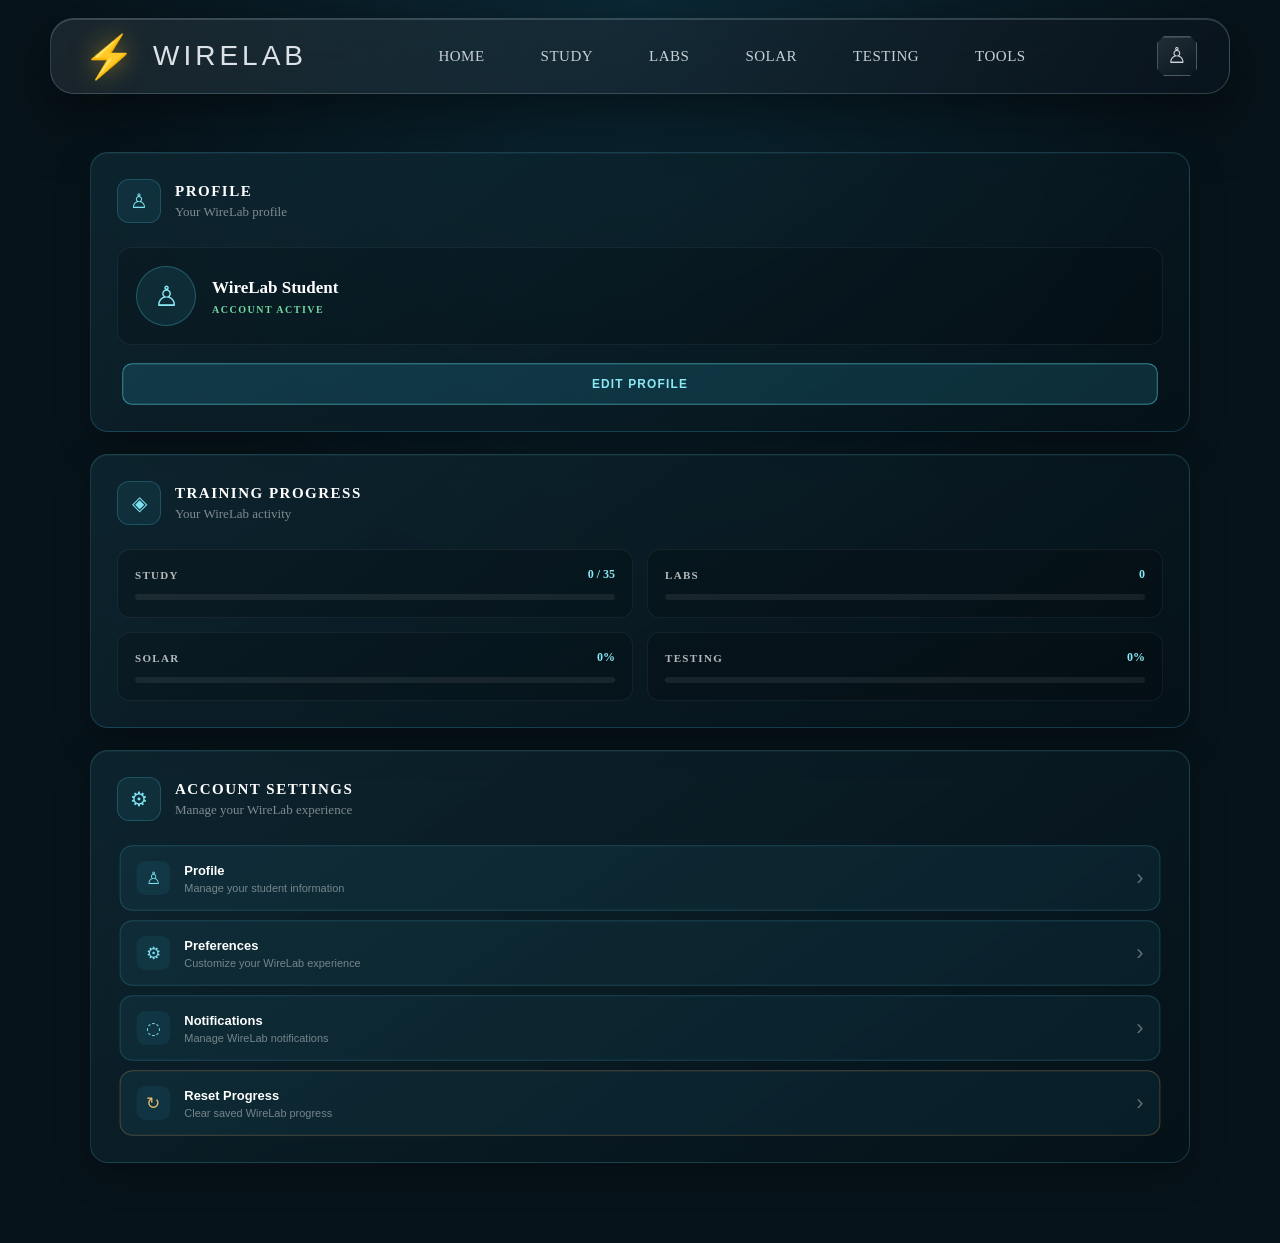
<file: accounts/index.html>
<!DOCTYPE html>
<html lang="en">
<head>
<meta charset="UTF-8">
<meta name="viewport"
      content="width=device-width, initial-scale=1.0">
<title>WireLab Accounts</title>
<link rel="stylesheet" href="../nav.css">
<link rel="stylesheet" href="style.css">
</head>
<body>

<header class="site-header">
    <div class="header-glass">
        <div class="brand">
            <div class="brand-icon"> ⚡ </div>
            <div> <h1>WIRELAB</h1> </div>
        </div>

        <nav class="site-navigation">
        <a href="../index.html" class="nav-button">HOME</a>
        <a href="../study/study.html" class="nav-button">STUDY</a>
        <a href="../labs/labs.html" class="nav-button">LABS</a>
        <a href="../solar/solar.html" class="nav-button">SOLAR</a>
        <a href="../testing/testing.html" class="nav-button">TESTING</a>
        <a href="../tools/tools.html" class="nav-button">TOOLS</a>
        </nav>

        <div class="header-icons">
            <a
            href="../accounts/index.html"
            class="profile-square"
            id="navbar-profile">
            ♙
            </a>
        </div>

    </div>
</header>

<!-- =========================================================
     ACCOUNT PAGE
========================================================= -->
<main class="account-page">


<!-- =====================================================
     PROFILE CARD
====================================================== -->
<section class="account-card profile-card">
    <div class="card-heading">
        <span class="card-icon">♙</span>
        <div>
            <h3>PROFILE</h3>
            <p>Your WireLab profile</p>
        </div>
    </div>


    <div class="profile-content">
        <div class="profile-avatar" id="profile-avatar">
    ♙
</div>

        <div class="profile-info">
            <span class="profile-name">
                WireLab Student
            </span>

            <span class="profile-status">
                ACCOUNT ACTIVE
            </span>
        </div>
    </div>

    <button class="account-button">
        EDIT PROFILE
    </button>
</section>



<!-- =====================================================
     TRAINING PROGRESS
====================================================== -->
<section class="account-card progress-card">
    <div class="card-heading">
        <span class="card-icon">◈</span>
        <div>

            <h3>TRAINING PROGRESS</h3>

            <p>Your WireLab activity</p>
        </div>
    </div>


    <div class="progress-grid">
        <!-- STUDY -->
        <div class="progress-item">

            <div class="progress-item-top">

                <span>STUDY</span>

                <strong id="study-progress">
                    0 / 35
                </strong>

            </div>


            <div class="progress-bar">

                <div
                    class="progress-fill"
                    id="study-progress-bar">
                </div>

            </div>

        </div>



        <!-- LABS -->

        <div class="progress-item">

            <div class="progress-item-top">

                <span>LABS</span>

                <strong>
                    0
                </strong>

            </div>


            <div class="progress-bar">

                <div
                    class="progress-fill"
                    style="width:0%;">
                </div>

            </div>

        </div>



        <!-- SOLAR -->

        <div class="progress-item">

            <div class="progress-item-top">

                <span>SOLAR</span>

                <strong>
                    0%
                </strong>

            </div>


            <div class="progress-bar">

                <div
                    class="progress-fill"
                    style="width:0%;">
                </div>

            </div>

        </div>



        <!-- TESTING -->

        <div class="progress-item">

            <div class="progress-item-top">

                <span>TESTING</span>

                <strong>
                    0%
                </strong>

            </div>


            <div class="progress-bar">

                <div
                    class="progress-fill"
                    style="width:0%;">
                </div>

            </div>

        </div>

    </div>

</section>



<!-- =====================================================
     ACCOUNT SETTINGS
====================================================== -->

<section class="account-card settings-card">

    <div class="card-heading">

        <span class="card-icon">⚙</span>

        <div>

            <h3>ACCOUNT SETTINGS</h3>

            <p>Manage your WireLab experience</p>

        </div>

    </div>


    <div class="settings-list">


        <button class="settings-button">

            <span class="settings-symbol">♙</span>

            <span class="settings-text">

                <strong>Profile</strong>

                <small>
                    Manage your student information
                </small>

            </span>

            <span class="settings-arrow">
                ›
            </span>

        </button>



        <button class="settings-button">

            <span class="settings-symbol">⚙</span>

            <span class="settings-text">

                <strong>Preferences</strong>

                <small>
                    Customize your WireLab experience
                </small>

            </span>

            <span class="settings-arrow">
                ›
            </span>

        </button>



        <button class="settings-button">

            <span class="settings-symbol">◌</span>

            <span class="settings-text">

                <strong>Notifications</strong>

                <small>
                    Manage WireLab notifications
                </small>

            </span>

            <span class="settings-arrow">
                ›
            </span>

        </button>



        <button
            class="settings-button danger-button"
            id="reset-progress">

            <span class="settings-symbol">↻</span>

            <span class="settings-text">

                <strong>Reset Progress</strong>

                <small>
                    Clear saved WireLab progress
                </small>

            </span>

            <span class="settings-arrow">
                ›
            </span>

        </button>

    </div>

</section>



<!-- =====================================================
     EDIT PROFILE MODAL
===================================================== -->
<div class="profile-modal" id="profile-modal">

    <div class="profile-modal-content">

        <div class="profile-modal-header">

            <h3>EDIT PROFILE</h3>

            <button
                class="profile-modal-close"
                id="profile-modal-close"
                type="button">
                ×
            </button>

        </div>


        <!-- PROFILE PREVIEW -->
        <div class="profile-preview">

            <div
                class="profile-preview-avatar"
                id="profile-preview-avatar">
                ♙
            </div>

            <div class="profile-preview-info">

                <span
                    class="profile-preview-name"
                    id="profile-preview-name">
                    WireLab Student
                </span>

                <span class="profile-preview-label">
                    PROFILE PREVIEW
                </span>

            </div>

        </div>


        <!-- DISPLAY NAME -->
        <div class="profile-form-group">

            <label for="profile-name-input">
                DISPLAY NAME
            </label>

            <input
                type="text"
                id="profile-name-input"
                class="profile-name-input"
                maxlength="30"
                autocomplete="off">

        </div>


        <!-- PROFILE ICON -->
<div class="profile-form-group">

    <label>
        PROFILE ICON
    </label>

    <div class="profile-icon-options">
        <button
            class="profile-icon-option"
            type="button"
            data-icon="../z-images/profile-icons/icon-01.png">

            <img
                src="../z-images/profile-icons/icon-01.png"
                alt="WireLab avatar">
        </button>
        <button
            class="profile-icon-option"
            type="button"
            data-icon="../z-images/profile-icons/icon-02.png">

            <img
                src="../z-images/profile-icons/icon-02.png"
                alt="WireLab avatar">
        </button>
        <button
            class="profile-icon-option"
            type="button"
            data-icon="../z-images/profile-icons/icon-03.png">

            <img
                src="../z-images/profile-icons/icon-03.png"
                alt="WireLab avatar">
        </button>
        <button
            class="profile-icon-option"
            type="button"
            data-icon="../z-images/profile-icons/icon-04.png">

            <img
                src="../z-images/profile-icons/icon-04.png"
                alt="WireLab avatar">
        </button>

    </div>

</div>


<!-- MODAL ACTIONS -->
<div class="profile-modal-actions">

    <button
        class="profile-cancel"
        id="profile-cancel"
        type="button">
        CANCEL
    </button>

        <button
            class="profile-save"
            id="profile-save"
            type="button">
            SAVE PROFILE
        </button>
        </div>
    </div>
</div>

</main>


<!-- =========================================================
     ACCOUNTS JAVASCRIPT
========================================================= -->
<script src="script.js"></script>
</body>
</html>
</file>
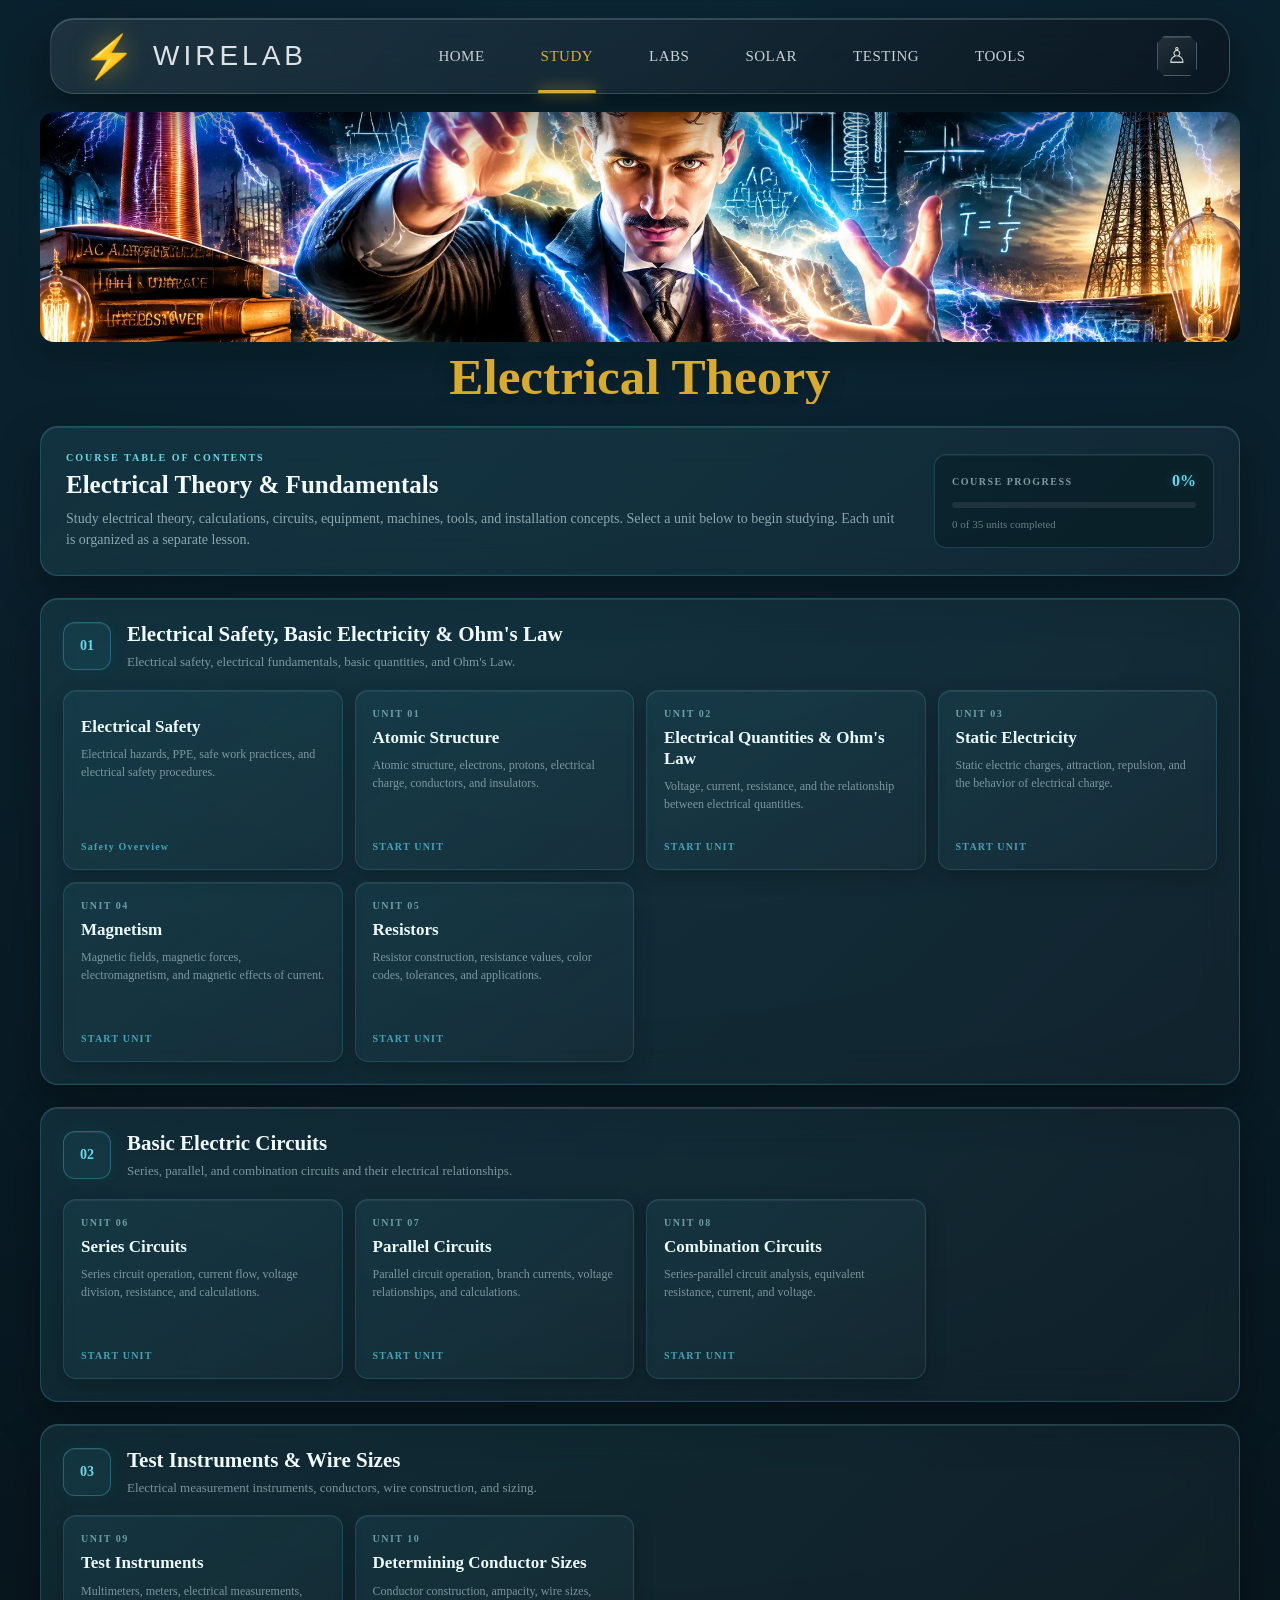
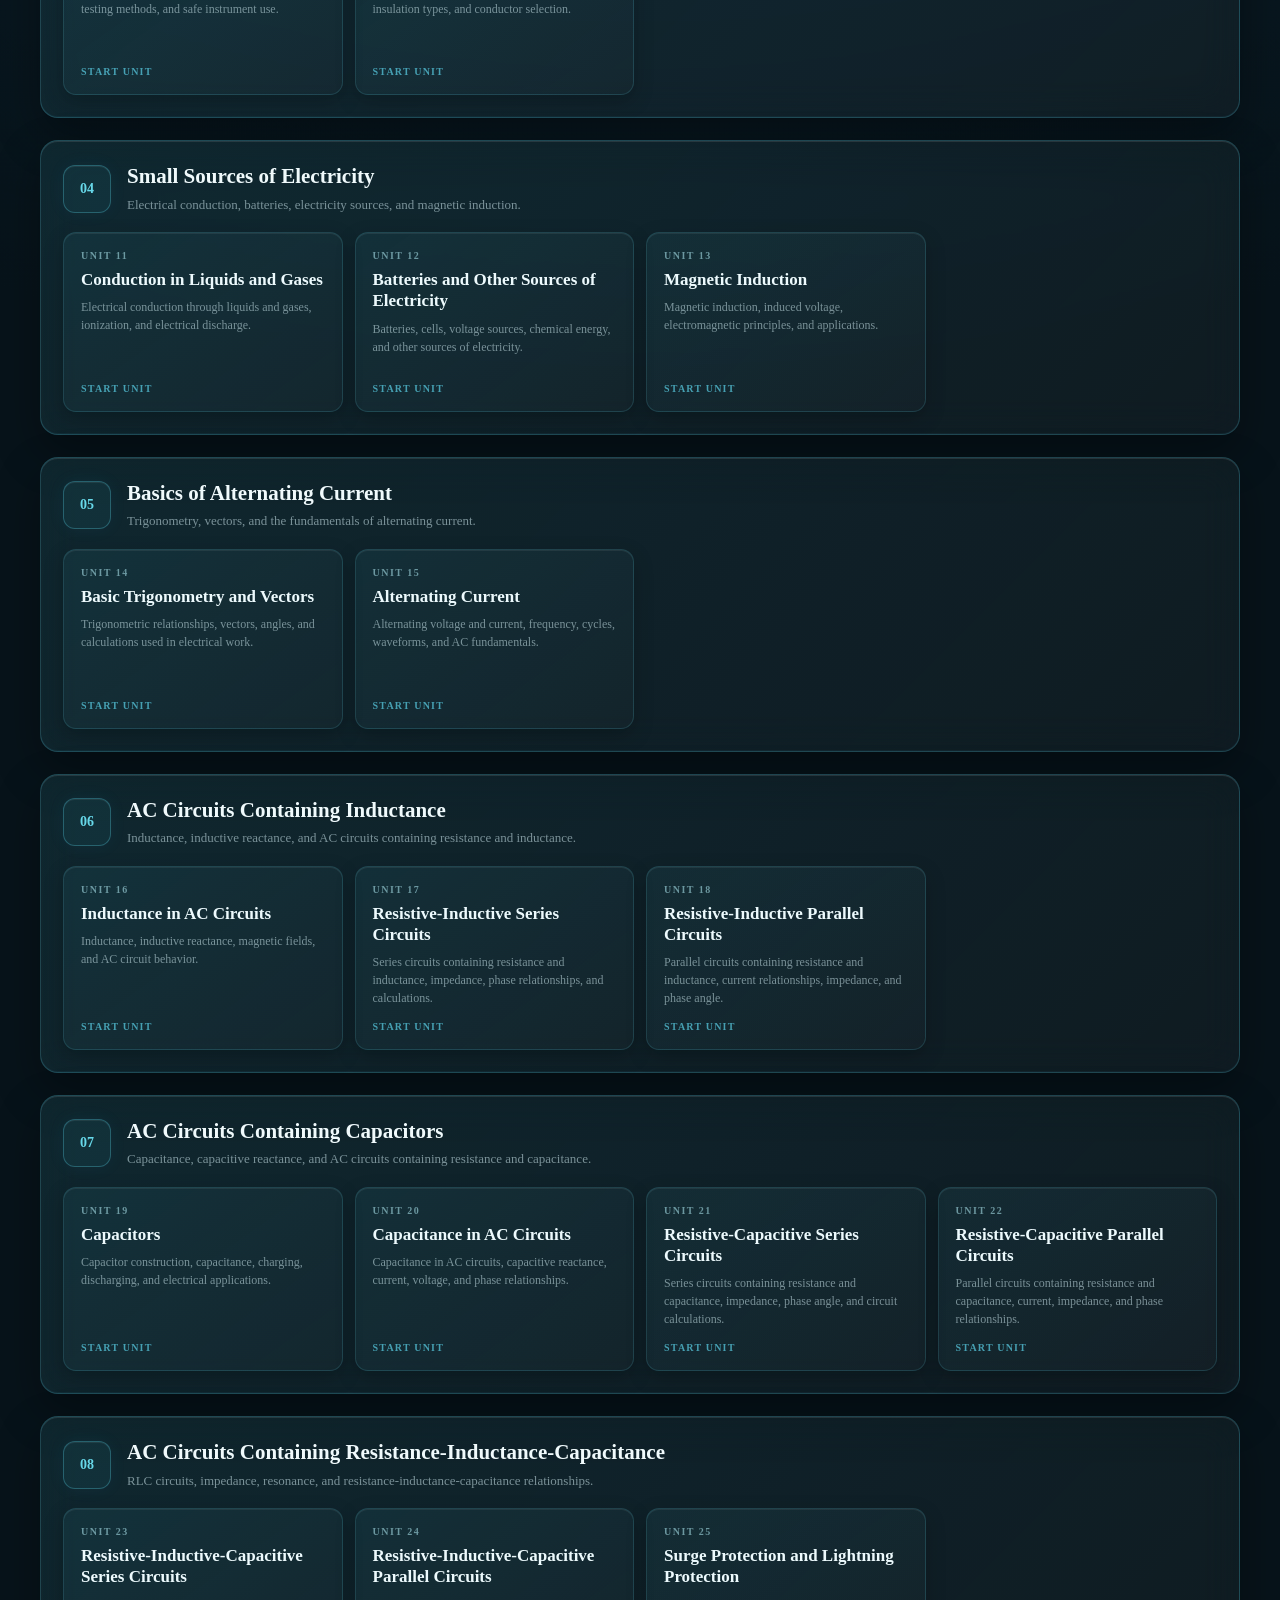
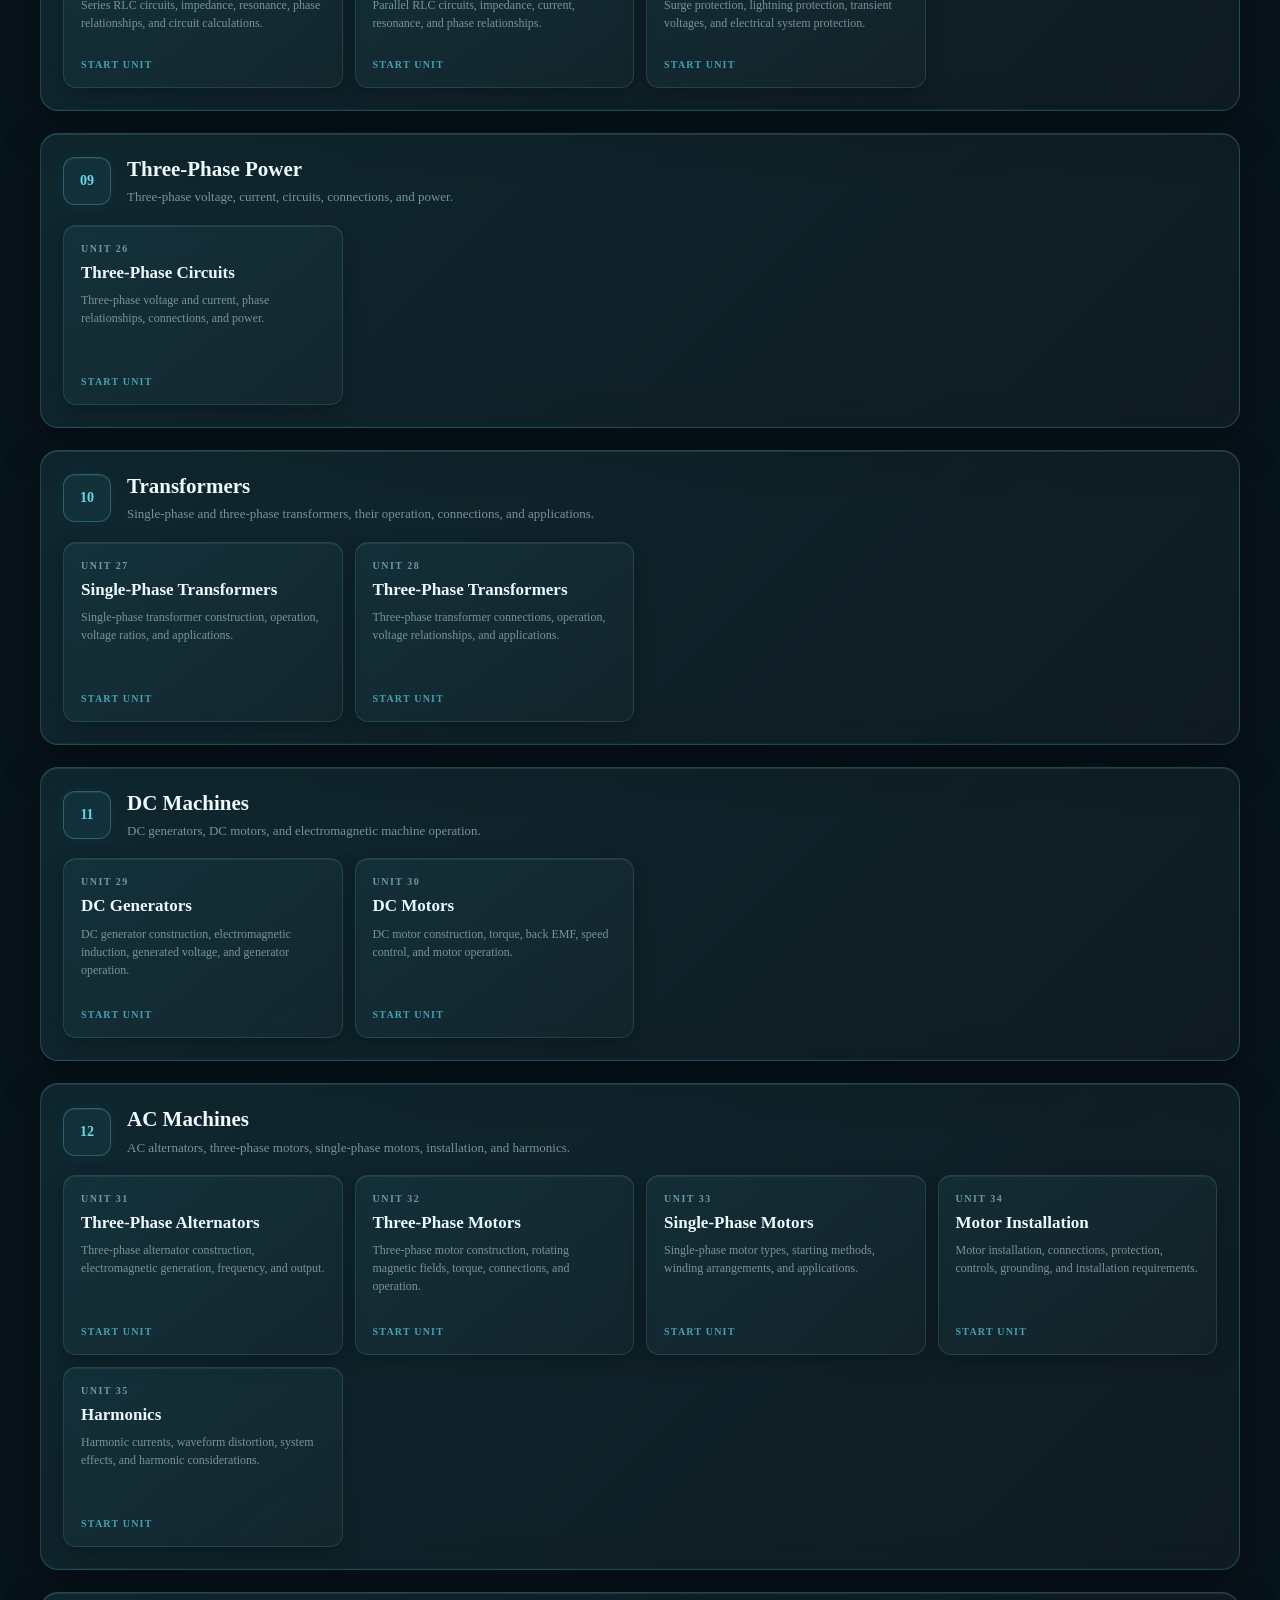
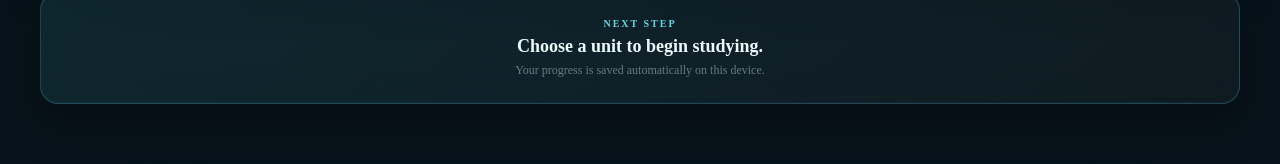
<file: study/study.html>
<!DOCTYPE html>
<html lang="en">
<head>
    <meta charset="UTF-8">
    <meta name="viewport" content="width=device-width, initial-scale=1.0">
    <title>WireLab — Study</title>
    <link rel="stylesheet" href="../nav.css">
    <link rel="stylesheet" href="study.css">
</head>

<body>

<header class="site-header">
    <div class="header-glass">
        <div class="brand">
            <div class="brand-icon"> ⚡ </div>
            <div> <h1>WIRELAB</h1> </div>
        </div>

        <nav class="site-navigation">
        <a href="../index.html" class="nav-button">HOME</a>
        <a href="../study/study.html" class="nav-button active">STUDY</a>
        <a href="../labs/labs.html" class="nav-button">LABS</a>
        <a href="../solar/solar.html" class="nav-button">SOLAR</a>
        <a href="../testing/testing.html" class="nav-button">TESTING</a>
        <a href="../tools/tools.html" class="nav-button">TOOLS</a>
        </nav>

        <div class="header-icons">
            <a
            href="../accounts/index.html"
            class="profile-square"
            id="navbar-profile">
            ♙
            </a>
        </div>
        
    </div>
</header>


<!-- =========================================================
     STUDY CONTENT
========================================================= -->
<main class="study-content">

    <img
        src="../z-images/wirelab-study-art.webp"
        alt="WireLab Electrical Theory"
        class="study-intro-image"
    >

    <!-- =====================================================
         STUDY INTRO
    ====================================================== -->
    <div class="study-intro">
        <div class="study-intro-text">
            <div class="study-intro-title">
                Electrical Theory
            </div>
        </div>
    </div>


    <!-- =====================================================
         COURSE HEADER
    ====================================================== -->
    <div class="course-overview">

        <div class="course-overview-text">

            <div class="course-overview-label">
                COURSE TABLE OF CONTENTS
            </div>

            <div class="course-overview-title">
                Electrical Theory &amp; Fundamentals
            </div>

            <div class="course-overview-description">
                Study electrical theory, calculations, circuits,
                equipment, machines, tools, and installation concepts.
                Select a unit below to begin studying.
                Each unit is organized as a separate lesson.
            </div>

        </div>

        <div class="course-progress">

            <div class="course-progress-heading">
                <span>
                    COURSE PROGRESS
                </span>

                <strong id="progressPercent">
                    0%
                </strong>
            </div>

            <div class="course-progress-track">

                <div
                    class="course-progress-fill"
                    id="progressFill">
                </div>

            </div>

            <div
                class="course-progress-count"
                id="completedCount">
                0 of 36 units completed
            </div>

        </div>

    </div>


    <!-- =====================================================
         TABLE OF CONTENTS
    ====================================================== -->
    <div class="study-toc">


        <!-- =================================================
             SECTION 01
        ================================================== -->
        <div class="study-section">

            <div class="study-section-heading">

                <div class="study-section-number">
                    01
                </div>

                <div class="study-section-info">

                    <div class="study-section-title">
                        Electrical Safety, Basic Electricity &amp; Ohm's Law
                    </div>

                    <div class="study-section-description">
                        Electrical safety, electrical fundamentals,
                        basic quantities, and Ohm's Law.
                    </div>

                </div>

            </div>


            <div class="study-unit-grid">

                <!-- UNIT 00 -->
                <a
                    href="units/electrical-safety.html"
                    class="study-unit safety-reference">

                    <span class="study-unit-number"></span>

                    <span class="study-unit-title">
                        Electrical Safety
                    </span>

                    <span class="study-unit-description">
                        Electrical hazards, PPE, safe work practices,
                        and electrical safety procedures.
                    </span>

                    <span class="study-unit-status">
                        Safety Overview
                    </span>

                </a>


                <!-- UNIT 01 -->
                <a
                    href="units/atomic-structure.html"
                    class="study-unit"
                    data-unit="1">

                    <span class="study-unit-number">
                        UNIT 01
                    </span>

                    <span class="study-unit-title">
                        Atomic Structure
                    </span>

                    <span class="study-unit-description">
                        Atomic structure, electrons, protons,
                        electrical charge, conductors, and insulators.
                    </span>

                    <span class="study-unit-status">
                        START UNIT
                    </span>

                </a>


                <!-- UNIT 02 -->
                <a
                    href="#"
                    class="study-unit"
                    data-unit="2">

                    <span class="study-unit-number">
                        UNIT 02
                    </span>

                    <span class="study-unit-title">
                        Electrical Quantities &amp; Ohm's Law
                    </span>

                    <span class="study-unit-description">
                        Voltage, current, resistance, and the
                        relationship between electrical quantities.
                    </span>

                    <span class="study-unit-status">
                        START UNIT
                    </span>

                </a>


                <!-- UNIT 03 -->
                <a
                    href="#"
                    class="study-unit"
                    data-unit="3">

                    <span class="study-unit-number">
                        UNIT 03
                    </span>

                    <span class="study-unit-title">
                        Static Electricity
                    </span>

                    <span class="study-unit-description">
                        Static electric charges, attraction,
                        repulsion, and the behavior of electrical charge.
                    </span>

                    <span class="study-unit-status">
                        START UNIT
                    </span>

                </a>


                <!-- UNIT 04 -->
                <a
                    href="#"
                    class="study-unit"
                    data-unit="4">

                    <span class="study-unit-number">
                        UNIT 04
                    </span>

                    <span class="study-unit-title">
                        Magnetism
                    </span>

                    <span class="study-unit-description">
                        Magnetic fields, magnetic forces,
                        electromagnetism, and magnetic effects of current.
                    </span>

                    <span class="study-unit-status">
                        START UNIT
                    </span>

                </a>


                <!-- UNIT 05 -->
                <a
                    href="#"
                    class="study-unit"
                    data-unit="5">

                    <span class="study-unit-number">
                        UNIT 05
                    </span>

                    <span class="study-unit-title">
                        Resistors
                    </span>

                    <span class="study-unit-description">
                        Resistor construction, resistance values,
                        color codes, tolerances, and applications.
                    </span>

                    <span class="study-unit-status">
                        START UNIT
                    </span>

                </a>

            </div>

        </div>


        <!-- =================================================
             SECTION 02
        ================================================== -->
        <div class="study-section">

            <div class="study-section-heading">

                <div class="study-section-number">
                    02
                </div>

                <div class="study-section-info">

                    <div class="study-section-title">
                        Basic Electric Circuits
                    </div>

                    <div class="study-section-description">
                        Series, parallel, and combination circuits
                        and their electrical relationships.
                    </div>

                </div>

            </div>


            <div class="study-unit-grid">

                <!-- UNIT 06 -->
                <a
                    href="#"
                    class="study-unit"
                    data-unit="6">

                    <span class="study-unit-number">
                        UNIT 06
                    </span>

                    <span class="study-unit-title">
                        Series Circuits
                    </span>

                    <span class="study-unit-description">
                        Series circuit operation, current flow,
                        voltage division, resistance, and calculations.
                    </span>

                    <span class="study-unit-status">
                        START UNIT
                    </span>

                </a>


                <!-- UNIT 07 -->
                <a
                    href="#"
                    class="study-unit"
                    data-unit="7">

                    <span class="study-unit-number">
                        UNIT 07
                    </span>

                    <span class="study-unit-title">
                        Parallel Circuits
                    </span>

                    <span class="study-unit-description">
                        Parallel circuit operation, branch currents,
                        voltage relationships, and calculations.
                    </span>

                    <span class="study-unit-status">
                        START UNIT
                    </span>

                </a>


                <!-- UNIT 08 -->
                <a
                    href="#"
                    class="study-unit"
                    data-unit="8">

                    <span class="study-unit-number">
                        UNIT 08
                    </span>

                    <span class="study-unit-title">
                        Combination Circuits
                    </span>

                    <span class="study-unit-description">
                        Series-parallel circuit analysis,
                        equivalent resistance, current, and voltage.
                    </span>

                    <span class="study-unit-status">
                        START UNIT
                    </span>

                </a>

            </div>

        </div>


        <!-- =================================================
             SECTION 03
        ================================================== -->
        <div class="study-section">

            <div class="study-section-heading">

                <div class="study-section-number">
                    03
                </div>

                <div class="study-section-info">

                    <div class="study-section-title">
                        Test Instruments &amp; Wire Sizes
                    </div>

                    <div class="study-section-description">
                        Electrical measurement instruments,
                        conductors, wire construction, and sizing.
                    </div>

                </div>

            </div>


            <div class="study-unit-grid">

                <!-- UNIT 09 -->
                <a
                    href="#"
                    class="study-unit"
                    data-unit="9">

                    <span class="study-unit-number">
                        UNIT 09
                    </span>

                    <span class="study-unit-title">
                        Test Instruments
                    </span>

                    <span class="study-unit-description">
                        Multimeters, meters, electrical measurements,
                        testing methods, and safe instrument use.
                    </span>

                    <span class="study-unit-status">
                        START UNIT
                    </span>

                </a>


                <!-- UNIT 10 -->
                <a
                    href="#"
                    class="study-unit"
                    data-unit="10">

                    <span class="study-unit-number">
                        UNIT 10
                    </span>

                    <span class="study-unit-title">
                        Determining Conductor Sizes
                    </span>

                    <span class="study-unit-description">
                        Conductor construction, ampacity, wire sizes,
                        insulation types, and conductor selection.
                    </span>

                    <span class="study-unit-status">
                        START UNIT
                    </span>

                </a>

            </div>

        </div>


        <!-- =================================================
             SECTION 04
        ================================================== -->
        <div class="study-section">

            <div class="study-section-heading">

                <div class="study-section-number">
                    04
                </div>

                <div class="study-section-info">

                    <div class="study-section-title">
                        Small Sources of Electricity
                    </div>

                    <div class="study-section-description">
                        Electrical conduction, batteries,
                        electricity sources, and magnetic induction.
                    </div>

                </div>

            </div>


            <div class="study-unit-grid">

                <!-- UNIT 11 -->
                <a
                    href="#"
                    class="study-unit"
                    data-unit="11">

                    <span class="study-unit-number">
                        UNIT 11
                    </span>

                    <span class="study-unit-title">
                        Conduction in Liquids and Gases
                    </span>

                    <span class="study-unit-description">
                        Electrical conduction through liquids and gases,
                        ionization, and electrical discharge.
                    </span>

                    <span class="study-unit-status">
                        START UNIT
                    </span>

                </a>


                <!-- UNIT 12 -->
                <a
                    href="#"
                    class="study-unit"
                    data-unit="12">

                    <span class="study-unit-number">
                        UNIT 12
                    </span>

                    <span class="study-unit-title">
                        Batteries and Other Sources of Electricity
                    </span>

                    <span class="study-unit-description">
                        Batteries, cells, voltage sources,
                        chemical energy, and other sources of electricity.
                    </span>

                    <span class="study-unit-status">
                        START UNIT
                    </span>

                </a>


                <!-- UNIT 13 -->
                <a
                    href="#"
                    class="study-unit"
                    data-unit="13">

                    <span class="study-unit-number">
                        UNIT 13
                    </span>

                    <span class="study-unit-title">
                        Magnetic Induction
                    </span>

                    <span class="study-unit-description">
                        Magnetic induction, induced voltage,
                        electromagnetic principles, and applications.
                    </span>

                    <span class="study-unit-status">
                        START UNIT
                    </span>

                </a>

            </div>

        </div>


        <!-- =================================================
             SECTION 05
        ================================================== -->
        <div class="study-section">

            <div class="study-section-heading">

                <div class="study-section-number">
                    05
                </div>

                <div class="study-section-info">

                    <div class="study-section-title">
                        Basics of Alternating Current
                    </div>

                    <div class="study-section-description">
                        Trigonometry, vectors, and the fundamentals
                        of alternating current.
                    </div>

                </div>

            </div>


            <div class="study-unit-grid">

                <!-- UNIT 14 -->
                <a
                    href="#"
                    class="study-unit"
                    data-unit="14">

                    <span class="study-unit-number">
                        UNIT 14
                    </span>

                    <span class="study-unit-title">
                        Basic Trigonometry and Vectors
                    </span>

                    <span class="study-unit-description">
                        Trigonometric relationships, vectors,
                        angles, and calculations used in electrical work.
                    </span>

                    <span class="study-unit-status">
                        START UNIT
                    </span>

                </a>


                <!-- UNIT 15 -->
                <a
                    href="#"
                    class="study-unit"
                    data-unit="15">

                    <span class="study-unit-number">
                        UNIT 15
                    </span>

                    <span class="study-unit-title">
                        Alternating Current
                    </span>

                    <span class="study-unit-description">
                        Alternating voltage and current, frequency,
                        cycles, waveforms, and AC fundamentals.
                    </span>

                    <span class="study-unit-status">
                        START UNIT
                    </span>

                </a>

            </div>

        </div>


        <!-- =================================================
             SECTION 06
        ================================================== -->
        <div class="study-section">

            <div class="study-section-heading">

                <div class="study-section-number">
                    06
                </div>

                <div class="study-section-info">

                    <div class="study-section-title">
                        AC Circuits Containing Inductance
                    </div>

                    <div class="study-section-description">
                        Inductance, inductive reactance,
                        and AC circuits containing resistance and inductance.
                    </div>

                </div>

            </div>


            <div class="study-unit-grid">

                <!-- UNIT 16 -->
                <a
                    href="#"
                    class="study-unit"
                    data-unit="16">

                    <span class="study-unit-number">
                        UNIT 16
                    </span>

                    <span class="study-unit-title">
                        Inductance in AC Circuits
                    </span>

                    <span class="study-unit-description">
                        Inductance, inductive reactance,
                        magnetic fields, and AC circuit behavior.
                    </span>

                    <span class="study-unit-status">
                        START UNIT
                    </span>

                </a>


                <!-- UNIT 17 -->
                <a
                    href="#"
                    class="study-unit"
                    data-unit="17">

                    <span class="study-unit-number">
                        UNIT 17
                    </span>

                    <span class="study-unit-title">
                        Resistive-Inductive Series Circuits
                    </span>

                    <span class="study-unit-description">
                        Series circuits containing resistance and inductance,
                        impedance, phase relationships, and calculations.
                    </span>

                    <span class="study-unit-status">
                        START UNIT
                    </span>

                </a>


                <!-- UNIT 18 -->
                <a
                    href="#"
                    class="study-unit"
                    data-unit="18">

                    <span class="study-unit-number">
                        UNIT 18
                    </span>

                    <span class="study-unit-title">
                        Resistive-Inductive Parallel Circuits
                    </span>

                    <span class="study-unit-description">
                        Parallel circuits containing resistance and inductance,
                        current relationships, impedance, and phase angle.
                    </span>

                    <span class="study-unit-status">
                        START UNIT
                    </span>

                </a>

            </div>

        </div>


        <!-- =================================================
             SECTION 07
        ================================================== -->
        <div class="study-section">

            <div class="study-section-heading">

                <div class="study-section-number">
                    07
                </div>

                <div class="study-section-info">

                    <div class="study-section-title">
                        AC Circuits Containing Capacitors
                    </div>

                    <div class="study-section-description">
                        Capacitance, capacitive reactance,
                        and AC circuits containing resistance and capacitance.
                    </div>

                </div>

            </div>


            <div class="study-unit-grid">

                <!-- UNIT 19 -->
                <a
                    href="#"
                    class="study-unit"
                    data-unit="19">

                    <span class="study-unit-number">
                        UNIT 19
                    </span>

                    <span class="study-unit-title">
                        Capacitors
                    </span>

                    <span class="study-unit-description">
                        Capacitor construction, capacitance,
                        charging, discharging, and electrical applications.
                    </span>

                    <span class="study-unit-status">
                        START UNIT
                    </span>

                </a>


                <!-- UNIT 20 -->
                <a
                    href="#"
                    class="study-unit"
                    data-unit="20">

                    <span class="study-unit-number">
                        UNIT 20
                    </span>

                    <span class="study-unit-title">
                        Capacitance in AC Circuits
                    </span>

                    <span class="study-unit-description">
                        Capacitance in AC circuits, capacitive reactance,
                        current, voltage, and phase relationships.
                    </span>

                    <span class="study-unit-status">
                        START UNIT
                    </span>

                </a>


                <!-- UNIT 21 -->
                <a
                    href="#"
                    class="study-unit"
                    data-unit="21">

                    <span class="study-unit-number">
                        UNIT 21
                    </span>

                    <span class="study-unit-title">
                        Resistive-Capacitive Series Circuits
                    </span>

                    <span class="study-unit-description">
                        Series circuits containing resistance and capacitance,
                        impedance, phase angle, and circuit calculations.
                    </span>

                    <span class="study-unit-status">
                        START UNIT
                    </span>

                </a>


                <!-- UNIT 22 -->
                <a
                    href="#"
                    class="study-unit"
                    data-unit="22">

                    <span class="study-unit-number">
                        UNIT 22
                    </span>

                    <span class="study-unit-title">
                        Resistive-Capacitive Parallel Circuits
                    </span>

                    <span class="study-unit-description">
                        Parallel circuits containing resistance and capacitance,
                        current, impedance, and phase relationships.
                    </span>

                    <span class="study-unit-status">
                        START UNIT
                    </span>

                </a>

            </div>

        </div>


        <!-- =================================================
             SECTION 08
        ================================================== -->
        <div class="study-section">

            <div class="study-section-heading">

                <div class="study-section-number">
                    08
                </div>

                <div class="study-section-info">

                    <div class="study-section-title">
                        AC Circuits Containing Resistance-Inductance-Capacitance
                    </div>

                    <div class="study-section-description">
                        RLC circuits, impedance, resonance,
                        and resistance-inductance-capacitance relationships.
                    </div>

                </div>

            </div>


            <div class="study-unit-grid">

                <!-- UNIT 23 -->
                <a
                    href="#"
                    class="study-unit"
                    data-unit="23">

                    <span class="study-unit-number">
                        UNIT 23
                    </span>

                    <span class="study-unit-title">
                        Resistive-Inductive-Capacitive Series Circuits
                    </span>

                    <span class="study-unit-description">
                        Series RLC circuits, impedance, resonance,
                        phase relationships, and circuit calculations.
                    </span>

                    <span class="study-unit-status">
                        START UNIT
                    </span>

                </a>


                <!-- UNIT 24 -->
                <a
                    href="#"
                    class="study-unit"
                    data-unit="24">

                    <span class="study-unit-number">
                        UNIT 24
                    </span>

                    <span class="study-unit-title">
                        Resistive-Inductive-Capacitive Parallel Circuits
                    </span>

                    <span class="study-unit-description">
                        Parallel RLC circuits, impedance, current,
                        resonance, and phase relationships.
                    </span>

                    <span class="study-unit-status">
                        START UNIT
                    </span>

                </a>


                <!-- UNIT 25 -->
                <a
                    href="#"
                    class="study-unit"
                    data-unit="25">

                    <span class="study-unit-number">
                        UNIT 25
                    </span>

                    <span class="study-unit-title">
                        Surge Protection and Lightning Protection
                    </span>

                    <span class="study-unit-description">
                        Surge protection, lightning protection,
                        transient voltages, and electrical system protection.
                    </span>

                    <span class="study-unit-status">
                        START UNIT
                    </span>

                </a>

            </div>

        </div>


        <!-- =================================================
             SECTION 09
        ================================================== -->
        <div class="study-section">

            <div class="study-section-heading">

                <div class="study-section-number">
                    09
                </div>

                <div class="study-section-info">

                    <div class="study-section-title">
                        Three-Phase Power
                    </div>

                    <div class="study-section-description">
                        Three-phase voltage, current,
                        circuits, connections, and power.
                    </div>

                </div>

            </div>


            <div class="study-unit-grid">

                <!-- UNIT 26 -->
                <a
                    href="#"
                    class="study-unit"
                    data-unit="26">

                    <span class="study-unit-number">
                        UNIT 26
                    </span>

                    <span class="study-unit-title">
                        Three-Phase Circuits
                    </span>

                    <span class="study-unit-description">
                        Three-phase voltage and current,
                        phase relationships, connections, and power.
                    </span>

                    <span class="study-unit-status">
                        START UNIT
                    </span>

                </a>

            </div>

        </div>


        <!-- =================================================
             SECTION 10
        ================================================== -->
        <div class="study-section">

            <div class="study-section-heading">

                <div class="study-section-number">
                    10
                </div>

                <div class="study-section-info">

                    <div class="study-section-title">
                        Transformers
                    </div>

                    <div class="study-section-description">
                        Single-phase and three-phase transformers,
                        their operation, connections, and applications.
                    </div>

                </div>

            </div>


            <div class="study-unit-grid">

                <!-- UNIT 27 -->
                <a
                    href="#"
                    class="study-unit"
                    data-unit="27">

                    <span class="study-unit-number">
                        UNIT 27
                    </span>

                    <span class="study-unit-title">
                        Single-Phase Transformers
                    </span>

                    <span class="study-unit-description">
                        Single-phase transformer construction,
                        operation, voltage ratios, and applications.
                    </span>

                    <span class="study-unit-status">
                        START UNIT
                    </span>

                </a>


                <!-- UNIT 28 -->
                <a
                    href="#"
                    class="study-unit"
                    data-unit="28">

                    <span class="study-unit-number">
                        UNIT 28
                    </span>

                    <span class="study-unit-title">
                        Three-Phase Transformers
                    </span>

                    <span class="study-unit-description">
                        Three-phase transformer connections,
                        operation, voltage relationships, and applications.
                    </span>

                    <span class="study-unit-status">
                        START UNIT
                    </span>

                </a>

            </div>

        </div>


        <!-- =================================================
             SECTION 11
        ================================================== -->
        <div class="study-section">

            <div class="study-section-heading">

                <div class="study-section-number">
                    11
                </div>

                <div class="study-section-info">

                    <div class="study-section-title">
                        DC Machines
                    </div>

                    <div class="study-section-description">
                        DC generators, DC motors,
                        and electromagnetic machine operation.
                    </div>

                </div>

            </div>


            <div class="study-unit-grid">

                <!-- UNIT 29 -->
                <a
                    href="#"
                    class="study-unit"
                    data-unit="29">

                    <span class="study-unit-number">
                        UNIT 29
                    </span>

                    <span class="study-unit-title">
                        DC Generators
                    </span>

                    <span class="study-unit-description">
                        DC generator construction, electromagnetic induction,
                        generated voltage, and generator operation.
                    </span>

                    <span class="study-unit-status">
                        START UNIT
                    </span>

                </a>


                <!-- UNIT 30 -->
                <a
                    href="#"
                    class="study-unit"
                    data-unit="30">

                    <span class="study-unit-number">
                        UNIT 30
                    </span>

                    <span class="study-unit-title">
                        DC Motors
                    </span>

                    <span class="study-unit-description">
                        DC motor construction, torque, back EMF,
                        speed control, and motor operation.
                    </span>

                    <span class="study-unit-status">
                        START UNIT
                    </span>

                </a>

            </div>

        </div>


        <!-- =================================================
             SECTION 12
        ================================================== -->
        <div class="study-section">

            <div class="study-section-heading">

                <div class="study-section-number">
                    12
                </div>

                <div class="study-section-info">

                    <div class="study-section-title">
                        AC Machines
                    </div>

                    <div class="study-section-description">
                        AC alternators, three-phase motors,
                        single-phase motors, installation, and harmonics.
                    </div>

                </div>

            </div>


            <div class="study-unit-grid">

                <!-- UNIT 31 -->
                <a
                    href="#"
                    class="study-unit"
                    data-unit="31">

                    <span class="study-unit-number">
                        UNIT 31
                    </span>

                    <span class="study-unit-title">
                        Three-Phase Alternators
                    </span>

                    <span class="study-unit-description">
                        Three-phase alternator construction,
                        electromagnetic generation, frequency, and output.
                    </span>

                    <span class="study-unit-status">
                        START UNIT
                    </span>

                </a>


                <!-- UNIT 32 -->
                <a
                    href="#"
                    class="study-unit"
                    data-unit="32">

                    <span class="study-unit-number">
                        UNIT 32
                    </span>

                    <span class="study-unit-title">
                        Three-Phase Motors
                    </span>

                    <span class="study-unit-description">
                        Three-phase motor construction,
                        rotating magnetic fields, torque, connections, and operation.
                    </span>

                    <span class="study-unit-status">
                        START UNIT
                    </span>

                </a>


                <!-- UNIT 33 -->
                <a
                    href="#"
                    class="study-unit"
                    data-unit="33">

                    <span class="study-unit-number">
                        UNIT 33
                    </span>

                    <span class="study-unit-title">
                        Single-Phase Motors
                    </span>

                    <span class="study-unit-description">
                        Single-phase motor types, starting methods,
                        winding arrangements, and applications.
                    </span>

                    <span class="study-unit-status">
                        START UNIT
                    </span>

                </a>


                <!-- UNIT 34 -->
                <a
                    href="#"
                    class="study-unit"
                    data-unit="34">

                    <span class="study-unit-number">
                        UNIT 34
                    </span>

                    <span class="study-unit-title">
                        Motor Installation
                    </span>

                    <span class="study-unit-description">
                        Motor installation, connections, protection,
                        controls, grounding, and installation requirements.
                    </span>

                    <span class="study-unit-status">
                        START UNIT
                    </span>

                </a>


                <!-- UNIT 35 -->
                <a
                    href="#"
                    class="study-unit"
                    data-unit="35">

                    <span class="study-unit-number">
                        UNIT 35
                    </span>

                    <span class="study-unit-title">
                        Harmonics
                    </span>

                    <span class="study-unit-description">
                        Harmonic currents, waveform distortion,
                        system effects, and harmonic considerations.
                    </span>

                    <span class="study-unit-status">
                        START UNIT
                    </span>

                </a>

            </div>

        </div>

    </div>


    <!-- =====================================================
         STUDY FOOTER
    ====================================================== -->
    <div class="study-next">

        <div class="study-next-label">
            NEXT STEP
        </div>

        <div class="study-next-title">
            Choose a unit to begin studying.
        </div>

        <div class="study-next-description">
            Your progress is saved automatically on this device.
        </div>

    </div>

</main>

<script src="../nav.js"></script>
<script src="study.js"></script>

</body>
</html>
</file>
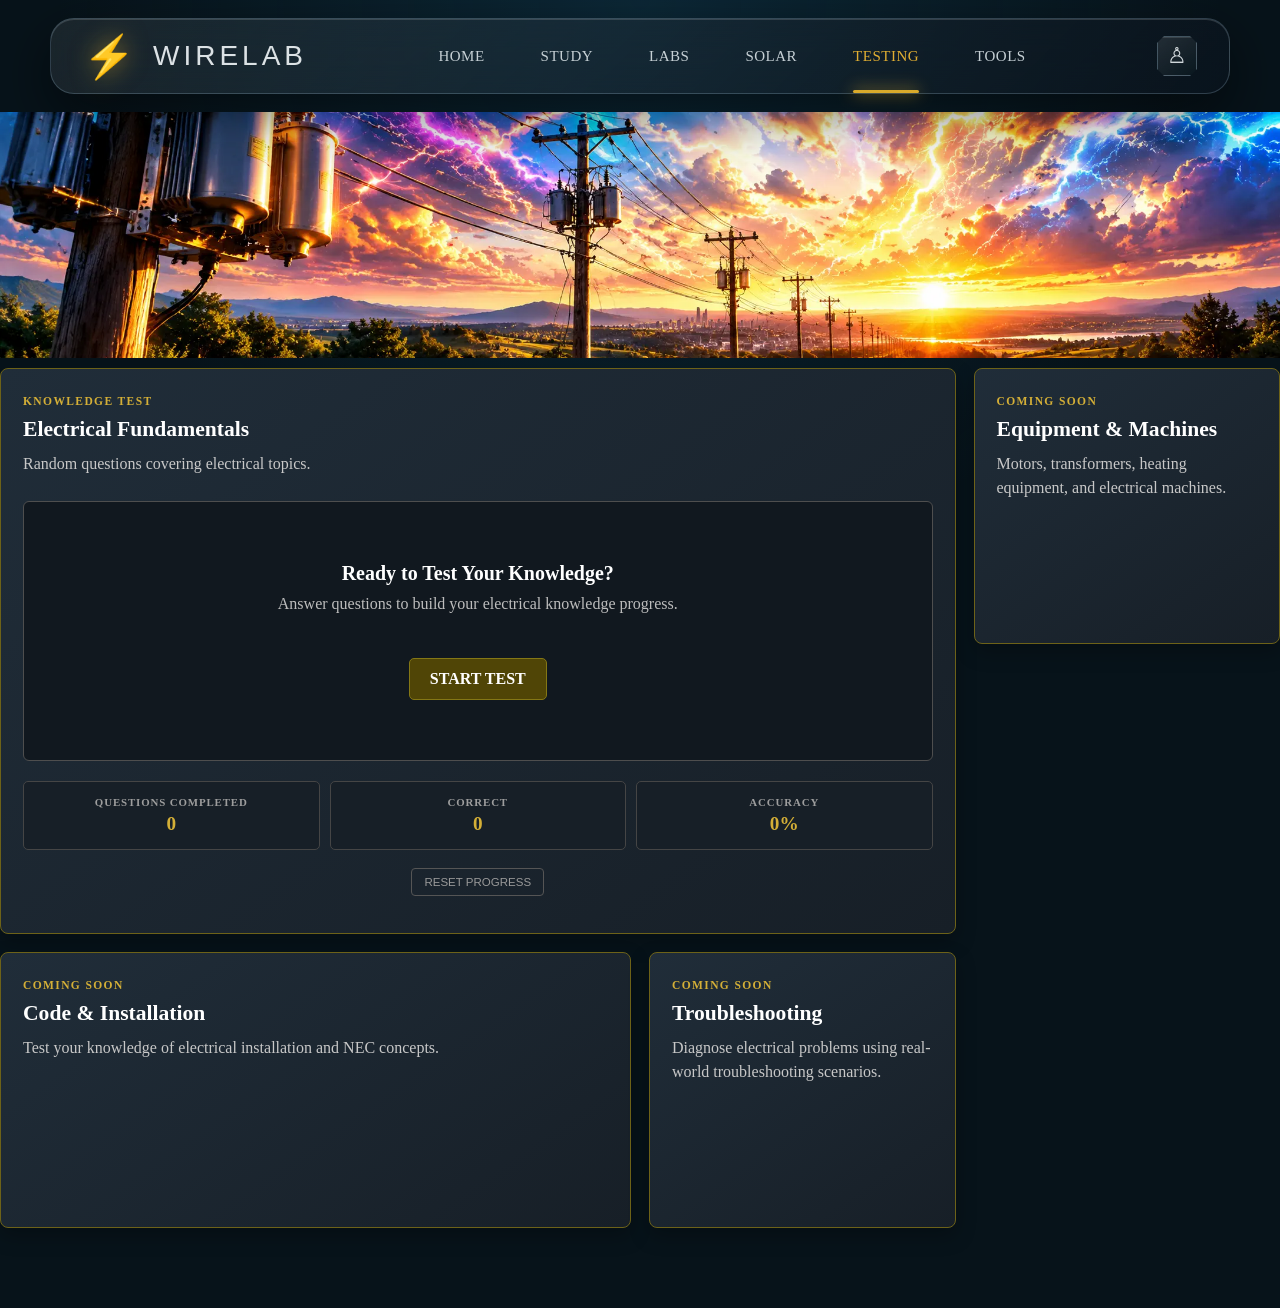
<file: testing/testing.html>
<!DOCTYPE html>
<html lang="en">
<head>
    <meta charset="UTF-8">
    <meta name="viewport" content="width=device-width, initial-scale=1.0">
<title>wire-lab — Virtual Electrical Training</title>
<link rel="stylesheet" href="../nav.css">
<link rel="stylesheet" href="testing.css">
</head>
<body>

<!-- SHARED SITE HEADER / NAVIGATION -->
<header class="site-header">
    <div class="header-glass">
        <div class="brand">
            <div class="brand-icon"> ⚡ </div>
            <div> <h1>WIRELAB</h1> </div>
        </div>

        <nav class="site-navigation">
        <a href="../index.html" class="nav-button">HOME</a>
        <a href="../study/study.html" class="nav-button">STUDY</a>
        <a href="../labs/labs.html" class="nav-button">LABS</a>
        <a href="../solar/solar.html" class="nav-button">SOLAR</a>
        <a href="../testing/testing.html" class="nav-button active">TESTING</a>
        <a href="../tools/tools.html" class="nav-button">TOOLS</a>
        </nav>

        <div class="header-icons">
            <a
            href="../accounts/index.html"
            class="profile-square"
            id="navbar-profile">
            ♙
            </a>
        </div>
        
    </div>
</header>


<main class="testing-page">


<img
        src="../z-images/wirelab-testing-art.webp"
        class="testing-art2"
        alt="WireLab Testing"
    >




    <!-- =================================================
         PAGE INTRODUCTION
    ================================================== -->

    <section class="testing-intro">

        <h2></h2>

        <p></p>

    </section>



    <!-- =================================================
         TESTING CARDS
    ================================================== -->

    <section class="testing-grid">


        <!-- =============================================
             MAIN TEST CARD
        ============================================== -->

        <article class="testing-card testing-card-main">

            <div class="testing-card-header">

                <span class="card-label">
                    KNOWLEDGE TEST
                </span>

                <h3>
                    Electrical Fundamentals
                </h3>

                <p>
                    Random questions covering electrical topics.
                </p>

            </div>


            <!-- =========================================
                 TEST AREA
            ========================================== -->

            <div
                id="testArea"
                class="test-area"
            >

                <div
                    id="testStart"
                    class="test-start"
                >

                    <h4>
                        Ready to Test Your Knowledge?
                    </h4>

                    <p>
                        Answer questions to build your
                        electrical knowledge progress.
                    </p>

                    <button
                        id="startTestButton"
                        type="button"
                        class="test-button"
                    >
                        START TEST
                    </button>

                </div>


                <!-- =====================================
                     QUESTION AREA
                ====================================== -->

                <div
                    id="questionArea"
                    class="question-area"
                    hidden
                >

                    <div class="question-progress">

                        <span id="questionNumber">
                            QUESTION 1
                        </span>

                        <span id="questionCategory">
                            SAFETY
                        </span>

                    </div>


                    <div class="progress-track">

                        <div
                            id="progressBar"
                            class="progress-bar"
                        ></div>

                    </div>


                    <h4 id="questionText">
                        Question text
                    </h4>


                    <div
                        id="answerChoices"
                        class="answer-choices"
                    >
                    </div>


                    <div
                        id="answerFeedback"
                        class="answer-feedback"
                    >
                    </div>


                    <button
                        id="nextQuestionButton"
                        type="button"
                        class="test-button"
                        hidden
                    >
                        NEXT QUESTION
                    </button>

                </div>


                <!-- =====================================
                     TEST COMPLETE
                ====================================== -->

                <div
                    id="testComplete"
                    class="test-complete"
                    hidden
                >

                    <h4>
                        TEST COMPLETE
                    </h4>

                    <p id="finalScore">
                        Score
                    </p>

                    <button
                        id="continueTestButton"
                        type="button"
                        class="test-button"
                    >
                        CONTINUE
                    </button>

                </div>

            </div>


            <!-- =========================================
                 PROGRESS INFORMATION
            ========================================== -->

            <div class="testing-progress">

                <div>

                    <span>
                        QUESTIONS COMPLETED
                    </span>

                    <strong id="completedCount">
                        0
                    </strong>

                </div>


                <div>

                    <span>
                        CORRECT
                    </span>

                    <strong id="correctCount">
                        0
                    </strong>

                </div>


                <div>

                    <span>
                        ACCURACY
                    </span>

                    <strong id="accuracyPercent">
                        0%
                    </strong>

                </div>

            </div>


            <!-- =========================================
                 RESET
            ========================================== -->

            <button
                id="resetProgressButton"
                type="button"
                class="reset-button"
            >
                RESET PROGRESS
            </button>

        </article>



        



        <!-- =============================================
             FUTURE CARD
        ============================================== -->

        <article class="testing-card testing-card-medium">

            <span class="card-label">
                COMING SOON
            </span>

            <h3>
                Code & Installation
            </h3>

            <p>
                Test your knowledge of electrical
                installation and NEC concepts.
            </p>

        </article>



        <!-- =============================================
             FUTURE CARD
        ============================================== -->

        <article class="testing-card testing-card-small">

            <span class="card-label">
                COMING SOON
            </span>

            <h3>
                Equipment & Machines
            </h3>

            <p>
                Motors, transformers, heating equipment,
                and electrical machines.
            </p>

        </article>




        <!-- =============================================
             FUTURE CARD
        ============================================== -->

        <article class="testing-card testing-card-small">

            <span class="card-label">
                COMING SOON
            </span>

            <h3>
                Troubleshooting
            </h3>

            <p>
                Diagnose electrical problems using
                real-world troubleshooting scenarios.
            </p>

        </article>


    </section>

</main>


<script src="../nav.js"></script>
<script src="testing.js"></script>

</body>

</html>
</file>
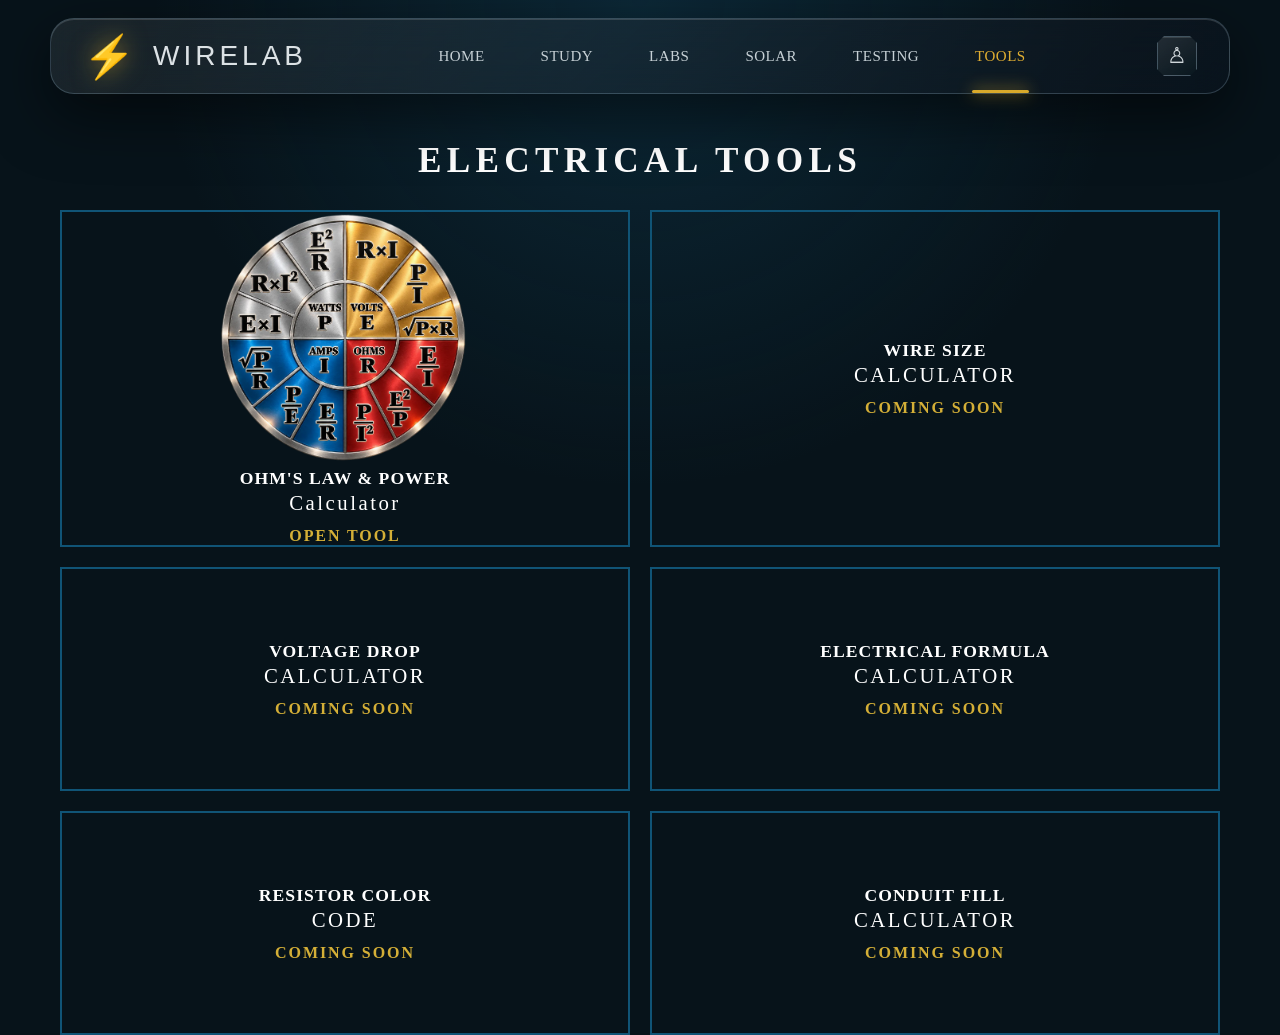
<file: tools/tools.html>
<!DOCTYPE html>
<html lang="en">
<head>
    <meta charset="UTF-8">
    <meta name="viewport" content="width=device-width, initial-scale=1.0">
<title> wire-lab — Virtual Electrical Training</title>
<link rel="stylesheet" href="../nav.css">
<link rel="stylesheet" href="tools.css">
</head>
<body>

<!-- SHARED SITE HEADER / NAVIGATION -->
<header class="site-header">
    <div class="header-glass">
        <div class="brand">
            <div class="brand-icon"> ⚡ </div>
            <div> <h1>WIRELAB</h1> </div>
        </div>

        <nav class="site-navigation">
        <a href="../index.html" class="nav-button">HOME</a>
        <a href="../study/study.html" class="nav-button">STUDY</a>
        <a href="../labs/labs.html" class="nav-button">LABS</a>
        <a href="../solar/solar.html" class="nav-button">SOLAR</a>
        <a href="../testing/testing.html" class="nav-button">TESTING</a>
        <a href="../tools/tools.html" class="nav-button active">TOOLS</a>
        </nav>

        <div class="header-icons">
            <a
            href="../accounts/index.html"
            class="profile-square"
            id="navbar-profile">
            ♙
            </a>
        </div>
        
    </div>
</header>

<!-- =====================================================
     HOME PAGE CONTENT
====================================================== -->
<main>

    <h2> ELECTRICAL TOOLS </h2>

    <section class="tools-grid">

        <!-- =====================================================
             OHM'S LAW & POWER COLOR WHEEL
        ====================================================== -->

        <a href="../tools/color-wheel/color-wheel.html" class="tool-card">

            <div class="tool-card-content">
            <img
            src="../z-images/color-wheel.webp"
            alt=""
            class="tool-color-wheel">
            <h3>OHM'S LAW &amp; POWER</h3>
            <p>Calculator</p>
            <span class="tool-status">OPEN TOOL</span>
</div>

        </a>


        <!-- =====================================================
             WIRE SIZE CALCULATOR
        ====================================================== -->

        <div class="tool-card">

            <div class="tool-card-content">
                <h3>WIRE SIZE</h3>
                <p>CALCULATOR</p>
                <span class="tool-status">COMING SOON</span>
            </div>

        </div>


        <!-- =====================================================
             VOLTAGE DROP CALCULATOR
        ====================================================== -->

        <div class="tool-card">

            <div class="tool-card-content">
                <h3>VOLTAGE DROP</h3>
                <p>CALCULATOR</p>
                <span class="tool-status">COMING SOON</span>
            </div>

        </div>


        <!-- =====================================================
             ELECTRICAL FORMULA CALCULATOR
        ====================================================== -->

        <div class="tool-card">

            <div class="tool-card-content">
                <h3>ELECTRICAL FORMULA</h3>
                <p>CALCULATOR</p>
                <span class="tool-status">COMING SOON</span>
            </div>

        </div>


        <!-- =====================================================
             RESISTOR COLOR CODE
        ====================================================== -->

        <div class="tool-card">

            <div class="tool-card-content">
                <h3>RESISTOR COLOR</h3>
                <p>CODE</p>
                <span class="tool-status">COMING SOON</span>
            </div>

        </div>


        <!-- =====================================================
             CONDUIT FILL CALCULATOR
        ====================================================== -->

        <div class="tool-card">

            <div class="tool-card-content">
                <h3>CONDUIT FILL</h3>
                <p>CALCULATOR</p>
                <span class="tool-status">COMING SOON</span>
            </div>

        </div>

    </section>

    <script src="../nav.js"></script>

</main>
</body>
</file>
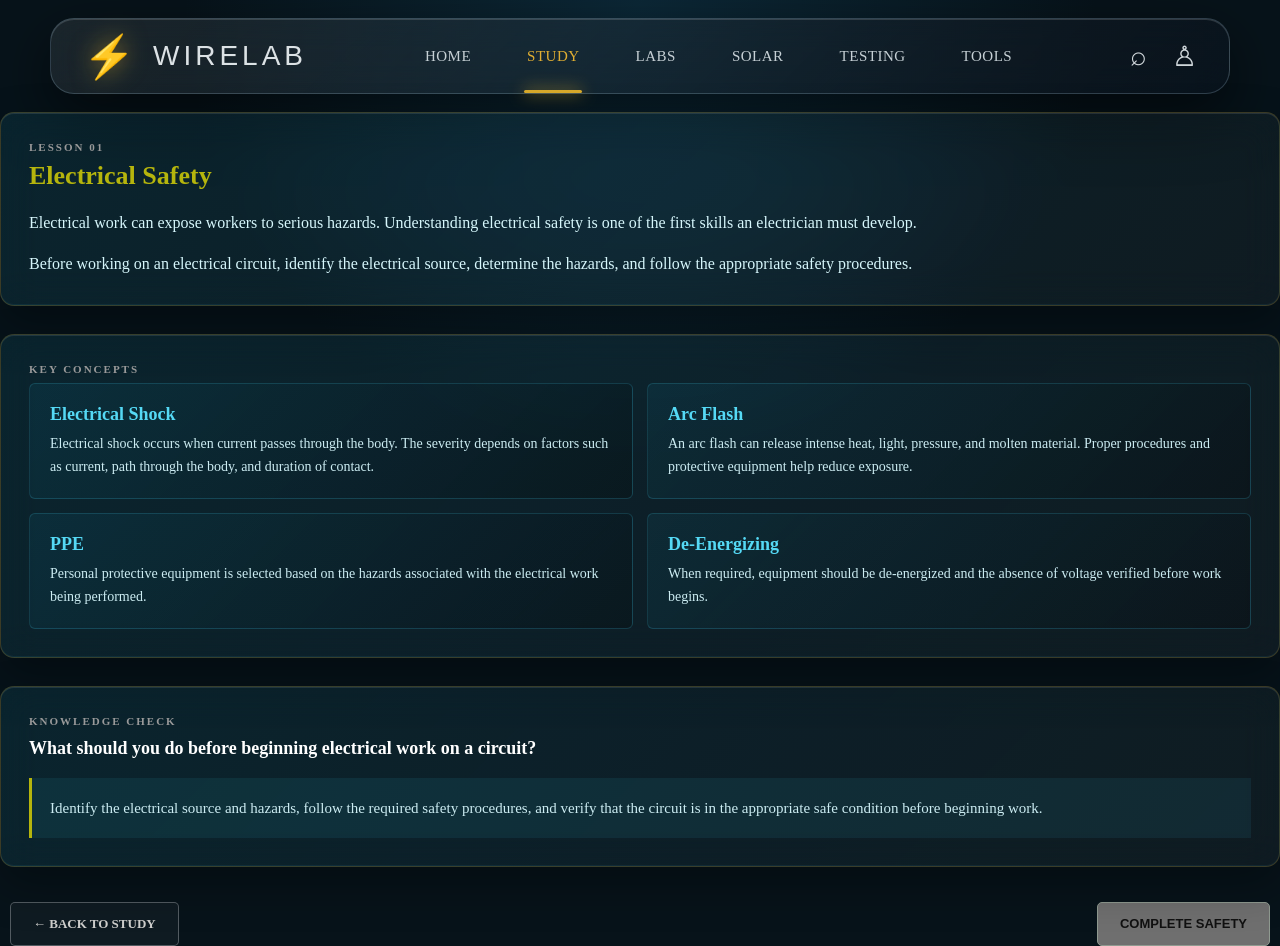
<file: study/units/electrical-safety.html>
<!DOCTYPE html>
<html lang="en">

<head>
    <meta charset="UTF-8">
    <meta name="viewport" content="width=device-width, initial-scale=1.0">
    <title>WireLab — Study</title>
    <link rel="stylesheet" href="../../nav.css">
    <link rel="stylesheet" href="electrical-safety.css">
</head>
<body class="lab-page">
<!-- SHARED SITE HEADER / NAVIGATION -->
<header class="site-header">
    <div class="header-glass">
        <div class="brand">
            <div class="brand-icon"> ⚡ </div>
            <div> <h1>WIRELAB</h1> </div>
        </div>

        <nav class="site-navigation">
        <a href="../../index.html" class="nav-button">HOME</a>
        <a href="../../study/study.html" class="nav-button active">STUDY</a>
        <a href="../../labs/labs.html" class="nav-button">LABS</a>
        <a href="../../solar/solar.html" class="nav-button">SOLAR</a>
        <a href="../../testing/testing.html" class="nav-button">TESTING</a>
        <a href="../../tools/tools.html" class="nav-button">TOOLS</a>
        </nav>

        <div class="header-icons">
            <span>⌕</span>
            <span>♙</span>
        </div>
    </div>
</header>



<!-- =====================================================
     LESSON
====================================================== -->

<section class="unit01-lesson">

    <div class="unit01-section-label">
        LESSON 01
    </div>

    <div class="unit01-section-title">
        Electrical Safety
    </div>

    <p class="unit01-text">
        Electrical work can expose workers to serious hazards.
        Understanding electrical safety is one of the first
        skills an electrician must develop.
    </p>

    <p class="unit01-text">
        Before working on an electrical circuit, identify the
        electrical source, determine the hazards, and follow
        the appropriate safety procedures.
    </p>

</section>


<!-- =====================================================
     KEY CONCEPTS
====================================================== -->

<section class="unit01-concepts">

    <div class="unit01-section-label">
        KEY CONCEPTS
    </div>

    <div class="unit01-concept-grid">

        <div class="unit01-concept">

            <div class="unit01-concept-title">
                Electrical Shock
            </div>

            <div class="unit01-concept-text">
                Electrical shock occurs when current passes
                through the body. The severity depends on
                factors such as current, path through the body,
                and duration of contact.
            </div>

        </div>


        <div class="unit01-concept">

            <div class="unit01-concept-title">
                Arc Flash
            </div>

            <div class="unit01-concept-text">
                An arc flash can release intense heat, light,
                pressure, and molten material. Proper procedures
                and protective equipment help reduce exposure.
            </div>

        </div>


        <div class="unit01-concept">

            <div class="unit01-concept-title">
                PPE
            </div>

            <div class="unit01-concept-text">
                Personal protective equipment is selected based
                on the hazards associated with the electrical work
                being performed.
            </div>

        </div>


        <div class="unit01-concept">

            <div class="unit01-concept-title">
                De-Energizing
            </div>

            <div class="unit01-concept-text">
                When required, equipment should be de-energized
                and the absence of voltage verified before work
                begins.
            </div>

        </div>

    </div>

</section>


<!-- =====================================================
     KNOWLEDGE CHECK
====================================================== -->

<section class="unit01-check">

    <div class="unit01-section-label">
        KNOWLEDGE CHECK
    </div>

    <div class="unit01-question">
        What should you do before beginning electrical work
        on a circuit?
    </div>

    <div class="unit01-answer">
        Identify the electrical source and hazards, follow
        the required safety procedures, and verify that the
        circuit is in the appropriate safe condition before
        beginning work.
    </div>

</section>


<!-- =====================================================
     UNIT NAVIGATION
====================================================== -->

<div class="unit01-navigation">

    <a href="../study.html" class="unit01-back">
        ← BACK TO STUDY
    </a>

    <button
        type="button"
        class="unit01-complete"
        id="completeUnit">
        COMPLETE SAFETY
    </button>

</div>


</main>

<script src="../../nav.js"></script>
<script src="unit-electrical-safety.js"></script>

</body>

</html>
</file>
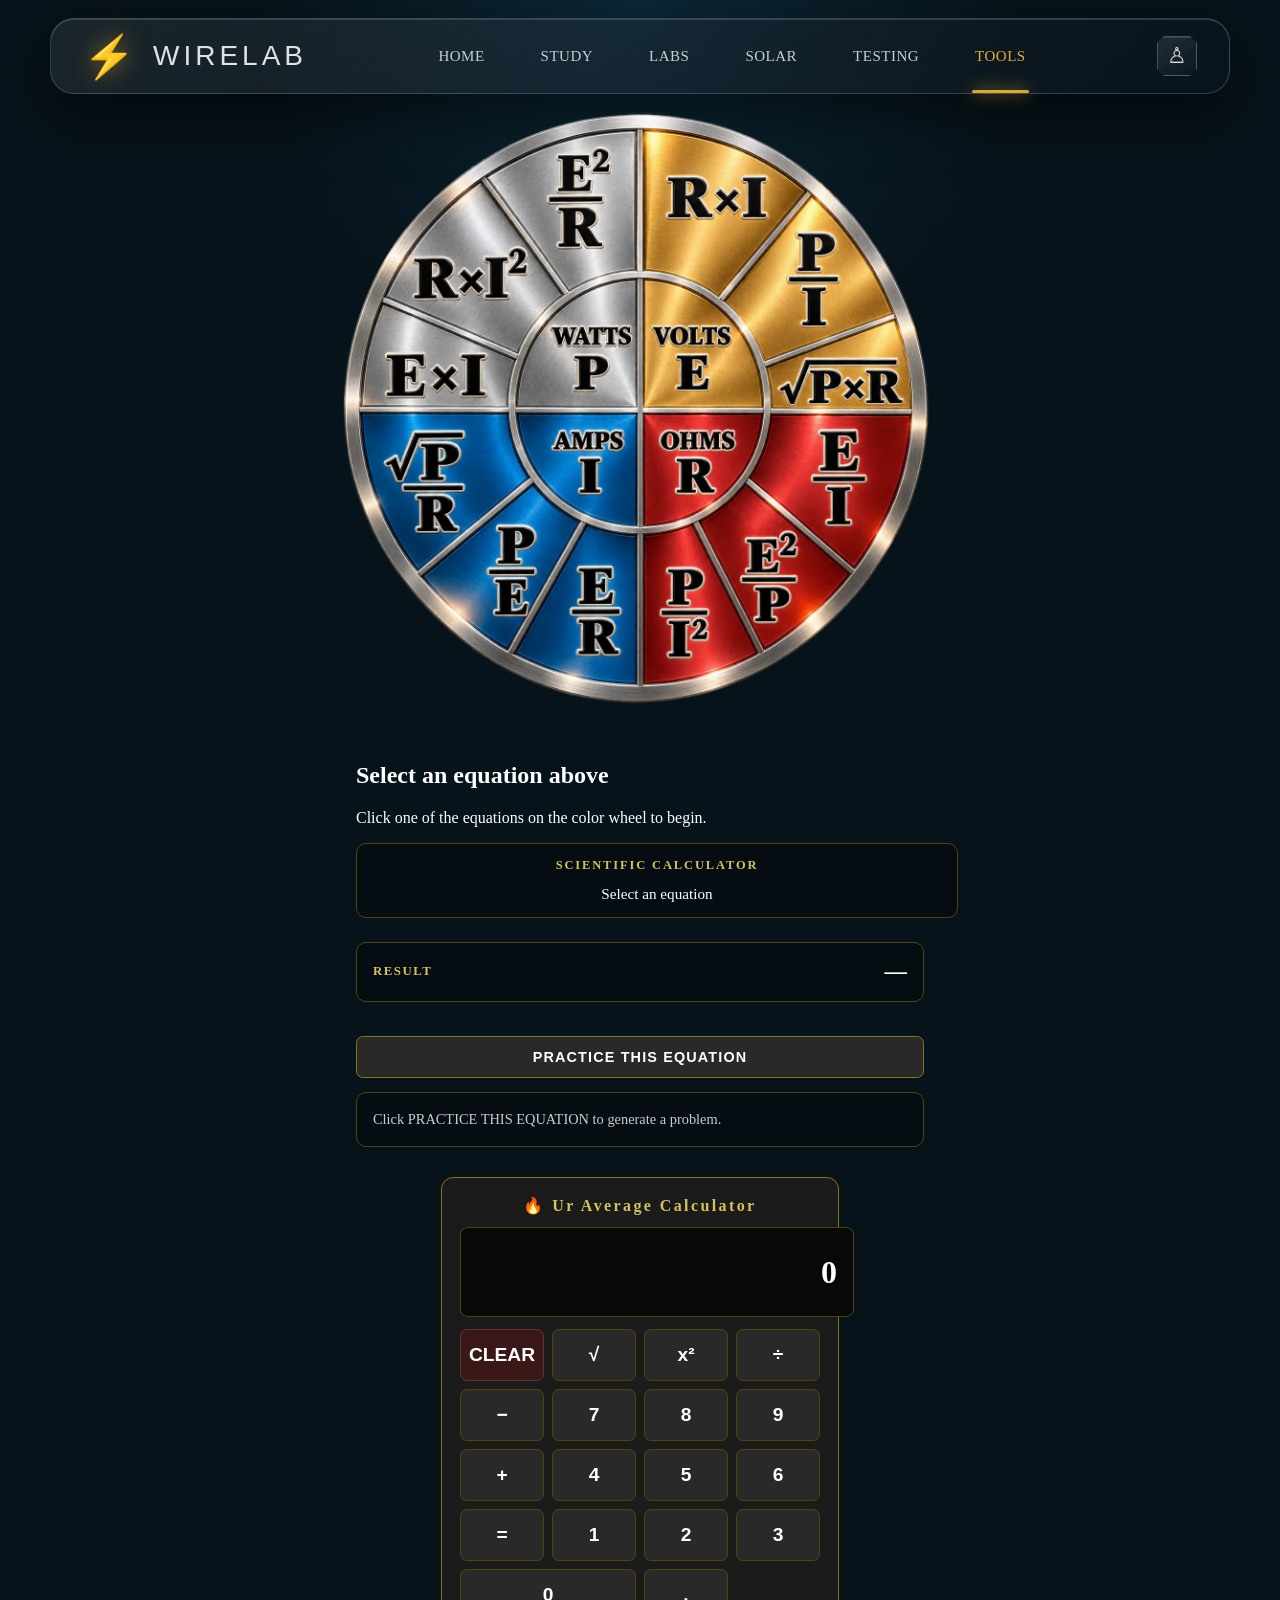
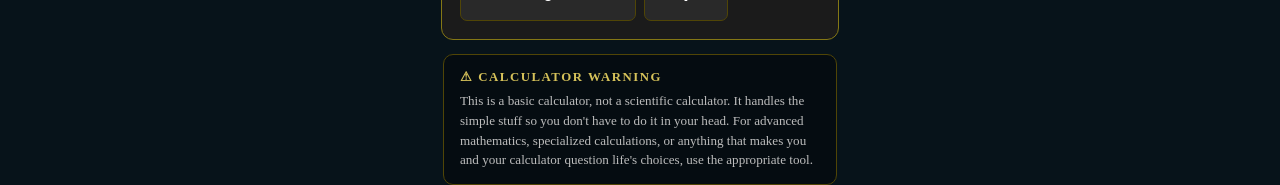
<file: tools/color-wheel/color-wheel.html>
<!DOCTYPE html>
<html lang="en">
<head>
    <meta charset="UTF-8">
    <meta name="viewport" content="width=device-width, initial-scale=1.0">

    <title>wire-lab — Virtual Electrical Training</title>

    <link rel="stylesheet" href="../../nav.css">
    <link rel="stylesheet" href="color-wheel.css">
</head>

<body>

<header class="site-header">
    <div class="header-glass">
        <div class="brand">
            <div class="brand-icon"> ⚡ </div>
            <div> <h1>WIRELAB</h1> </div>
        </div>

        <nav class="site-navigation">
        <a href="../../index.html" class="nav-button">HOME</a>
        <a href="../../study/study.html" class="nav-button">STUDY</a>
        <a href="../../labs/labs.html" class="nav-button">LABS</a>
        <a href="../../solar/solar.html" class="nav-button">SOLAR</a>
        <a href="../../testing/testing.html" class="nav-button">TESTING</a>
        <a href="../../tools/tools.html" class="nav-button active">TOOLS</a>
        </nav>

        		<div class="header-icons">
            <a
            href="../../accounts/index.html"
            class="profile-square"
            id="navbar-profile">
            ♙
            </a>
        </div>
        
    </div>
</header>


<main class="color-wheel-page">

    <!-- =================================================
         COLOR WHEEL
    ================================================== -->

    <img
        src="../../z-images/color-wheel.webp"
        class="color-wheel"
        alt="Ohm's Law and Power Color Wheel"
    >


    <!-- =================================================
         INTERACTIVE HOTSPOTS
    ================================================== -->

    <svg
        class="wheel-hotspots"
        viewBox="0 0 1254 1254"
        preserveAspectRatio="xMidYMid meet"
        aria-label="Interactive electrical equations"
    >

        <!-- POWER -->

        <polygon
            class="wheel-hotspot"
            data-equation="E × I"
            points="44,622 96,372 398,512 380,620"
        />

        <polygon
            class="wheel-hotspot"
            data-equation="R × I²"
            points="93,374 310,126 489,400 400,512"
        />

        <polygon
            class="wheel-hotspot"
            data-equation="E² / R"
            points="308,130 627,31 625,353 489,396"
        />


        <!-- VOLTAGE -->

        <polygon
            class="wheel-hotspot"
            data-equation="R × I"
            points="625,30 953,140 766,397 628,354"
        />

        <polygon
            class="wheel-hotspot"
            data-equation="P / I"
            points="957,142 1147,385 853,513 768,397"
        />

        <polygon
            class="wheel-hotspot"
            data-equation="√(P × R)"
            points="854,514 1146,382 1192,622 872,620"
        />


        <!-- RESISTANCE -->

        <polygon
            class="wheel-hotspot"
            data-equation="E / I"
            points="871,622 1192,622 1068,961 834,749"
        />

        <polygon
            class="wheel-hotspot"
            data-equation="E² / P"
            points="834,751 1069,960 885,1128 734,838"
        />

        <polygon
            class="wheel-hotspot"
            data-equation="P / I²"
            points="628,863 626,1204 892,1145 732,840"
        />


        <!-- CURRENT -->

        <polygon
            class="wheel-hotspot"
            data-equation="E / R"
            points="626,863 628,1210 362,1127 522,840"
        />

        <polygon
            class="wheel-hotspot"
            data-equation="P / E"
            points="520,841 356,1131 161,959 418,748"
        />

        <polygon
            class="wheel-hotspot"
            data-equation="√(P / R)"
            points="418,745 164,960 42,621 380,620"
        />

    </svg>


    <!-- =================================================
         CALCULATOR
    ================================================== -->

    <section class="calculator">

        <h2 id="selectedEquation">
            Select an equation above
        </h2>


        <p id="equationDescription">
            Click one of the equations on the color wheel to begin.
        </p>


        <!-- =================================================
             SCIENTIFIC CALCULATOR KEYSTROKES
        ================================================== -->

        <div
            id="scientificKeystrokes"
            class="scientific-keystrokes"
            aria-live="polite"
        >

            <div class="scientific-keystrokes-title">
                SCIENTIFIC CALCULATOR
            </div>

            <div
                id="keystrokeDisplay"
                class="keystroke-display"
            >
                Select an equation
            </div>

        </div>


        <!-- =================================================
             EQUATION INPUTS
        ================================================== -->

        <div id="calculatorInputs"></div>


        <!-- =================================================
             RESULT
        ================================================== -->

        <div class="calculator-result">

            <span>RESULT</span>

            <strong id="resultValue">
                —
            </strong>

        </div>


        <!-- =================================================
             FIELD INFORMATION
        ================================================== -->

        <div class="field-information">

            <p id="fieldUse"></p>

            <p id="fieldExample"></p>

            <p id="fieldUseExample"></p>

        </div>


        <!-- =================================================
             PRACTICE
        ================================================== -->

        <button
            id="practiceButton"
            type="button"
        >
            PRACTICE THIS EQUATION
        </button>


        <div id="practiceBox">
            Click PRACTICE THIS EQUATION to generate a problem.
        </div>


        <!-- =================================================
             BASIC CALCULATOR
        ================================================== -->

        <div class="basic-calculator">

            <div class="basic-calculator-title">
                🔥 Ur Average Calculator
            </div>


            <div
                id="basicDisplay"
                class="basic-display"
            >
                0
            </div>


            <div class="basic-calculator-buttons">

                <button
    type="button"
    data-calc="clear"
    class="calc-clear"
>
    CLEAR
</button>

<button
    type="button"
    data-calc="sqrt"
>
    √
</button>

<button
    type="button"
    data-calc="square"
>
    x²
</button>

<button
    type="button"
    data-calc="operator"
    data-value="/"
>
    ÷
</button>

                <button
                    type="button"
                    data-calc="operator"
                    data-value="-"
                >
                    −
                </button>


                <button
                    type="button"
                    data-calc="number"
                    data-value="7"
                >
                    7
                </button>

                <button
                    type="button"
                    data-calc="number"
                    data-value="8"
                >
                    8
                </button>

                <button
                    type="button"
                    data-calc="number"
                    data-value="9"
                >
                    9
                </button>

                <button
                    type="button"
                    data-calc="operator"
                    data-value="+"
                >
                    +
                </button>


                <button
                    type="button"
                    data-calc="number"
                    data-value="4"
                >
                    4
                </button>

                <button
                    type="button"
                    data-calc="number"
                    data-value="5"
                >
                    5
                </button>

                <button
                    type="button"
                    data-calc="number"
                    data-value="6"
                >
                    6
                </button>

                <button
                    type="button"
                    data-calc="equals"
                >
                    =
                </button>


                <button
                    type="button"
                    data-calc="number"
                    data-value="1"
                >
                    1
                </button>

                <button
                    type="button"
                    data-calc="number"
                    data-value="2"
                >
                    2
                </button>

                <button
                    type="button"
                    data-calc="number"
                    data-value="3"
                >
                    3
                </button>

                <button
                    type="button"
                    data-calc="number"
                    data-value="0"
                    class="calc-zero"
                >
                    0
                </button>


                <button
                    type="button"
                    data-calc="number"
                    data-value="."
                >
                    .
                </button>

            </div>

        </div>


        <!-- =================================================
             BASIC CALCULATOR WARNING
        ================================================== -->

        <div class="basic-calculator-warning">

            <div class="warning-label">
                ⚠ CALCULATOR WARNING
            </div>

            <p>
                This is a basic calculator, not a scientific calculator.
                It handles the simple stuff so you don't have to do it
                in your head. For advanced mathematics, specialized
                calculations, or anything that makes you and your calculator
                question life's choices, use the appropriate tool.
            </p>

        </div>

    </section>

</main>

<script src="../../nav.js"></script>
<script src="color-wheel.js"></script>

</body>
</html>
</file>
<file: nav.css>
/* =====================================================
   WIRELAB FUTURE GLASS NAVBAR
===================================================== */


html {
    background:#07131a;
    overflow-y:scroll;
}


body {

    margin:0;

    background:
    radial-gradient(
        circle at top,
        rgba(20,80,110,.35),
        transparent 40%
    ),
    #07131a;

    color:white;

}

.site-header h1 {
    font-family: Impact, Haettenschweiler, "Arial Narrow", sans-serif;
}



/* FLOATING NAV */

.site-header {

    width:100%;

    padding:

    18px clamp(20px, 4vw, 50px);

    position:relative;

    box-sizing:border-box;

}



.header-glass {

    width:100%;

    max-width:1600px;

    margin:auto;


    min-height:76px;


    display:flex;

    align-items:center;

    justify-content:space-between;


    padding:

    0 clamp(16px, 3vw, 32px);


    box-sizing:border-box;


    border-radius:24px;


    background:

    linear-gradient(
        135deg,
        rgba(255,255,255,.08),
        rgba(10,20,30,.75)
    );


    border:1px solid rgba(160,190,210,.25);


    backdrop-filter:blur(18px);

    -webkit-backdrop-filter:blur(18px);


    box-shadow:

    inset 0 1px 0 rgba(255,255,255,.15),

    0 20px 60px rgba(0,0,0,.55);


}





/* BRAND */


.brand {


display:flex;

align-items:center;

gap:18px;


}



.brand-icon {


font-size:42px;

color:#d9aa2b;


filter:

drop-shadow(
0 0 12px rgba(218,170,43,.6)
);


}



.brand h1 {


margin:0;

font-size:28px;

font-weight:500;

letter-spacing:4px;

color:#dce2e5;


}




/* NAVIGATION */


.site-navigation {


display:flex;

gap:12px;

align-items:center;


}



.nav-button {


position:relative;


padding:

28px 22px;


color:#c6d0d5;


text-decoration:none;


font-size:15px;

letter-spacing:.5px;


transition:.3s;


}




.nav-button:hover {


color:white;


}




/* GOLD ACTIVE */


.nav-button.active {


color:#e0ae32;


}



.nav-button.active::after {


content:"";


position:absolute;


bottom:0;

left:20%;

right:20%;


height:3px;


background:#d9aa2b;


box-shadow:

0 0 15px #d9aa2b;


border-radius:10px;


}





/* ICONS */


.header-icons {


display:flex;

gap:25px;


font-size:28px;


color:#d0d7db;


}




.header-icons span {


cursor:pointer;


transition:.3s;


}


.header-icons span:hover {


color:#d9aa2b;


}





/* =====================================================
   PROFILE SQUARE
===================================================== */

.profile-square {

    width:40px;
    height:40px;

    display:flex;

    align-items:center;
    justify-content:center;

    box-sizing:border-box;

    color:#d0d7db;

    text-decoration:none;

    font-size:22px;

    background:
    linear-gradient(
        145deg,
        rgba(255,255,255,.10),
        rgba(10,25,32,.75)
    );

    border:1px solid rgba(160,190,210,.35);

    clip-path:
    polygon(
        7px 0,
        calc(100% - 7px) 0,
        100% 7px,
        100% calc(100% - 7px),
        calc(100% - 7px) 100%,
        7px 100%,
        0 calc(100% - 7px),
        0 7px
    );

    box-shadow:
    inset 0 1px 0 rgba(255,255,255,.12),
    0 0 15px rgba(50,180,210,.10);

}

.profile-square:hover {

    color:#d9aa2b;

    border-color:rgba(217,170,43,.55);

    box-shadow:
    inset 0 1px 0 rgba(255,255,255,.15),
    0 0 18px rgba(217,170,43,.18);

}









/* =====================================================
   RESPONSIVE NAVIGATION
===================================================== */
@media(max-width:1100px){

    .header-glass {
        padding:0 18px;
    }

    .brand {
        gap:12px;
        flex:0 0 auto;
    }

    .brand-icon {
        font-size:34px;
    }

    .brand h1 {
        font-size:22px;
        letter-spacing:3px;
    }

    .site-navigation {
        flex:1 1 auto;
        min-width:0;
        justify-content:space-evenly;
        gap:0;
    }

    .nav-button {
        flex:1 1 0;
        min-width:0;
        padding:28px 4px;
        text-align:center;
        font-size:13px;
        white-space:nowrap;
    }

    .header-icons {
        flex:0 0 auto;
        gap:12px;
        font-size:24px;
    }

}


@media(max-width:800px){

    .site-header {
        padding:8px;
    }

    .header-glass {
        min-height:60px;
        padding:0 10px;
        gap:8px;
        flex-wrap:nowrap;
    }

    .brand {
        flex:0 0 auto;
        gap:8px;
    }

    .brand-icon {
        font-size:28px;
    }

    .brand h1 {
        font-size:20px;
        letter-spacing:2px;
        white-space:nowrap;
    }

    .site-navigation {
        flex:1 1 auto;
        min-width:0;
        display:flex;
        justify-content:space-evenly;
        gap:0;
        overflow:hidden;
    }

    .nav-button {
        flex:1 1 0;
        min-width:0;
        padding:22px 2px;
        text-align:center;
        font-size:11px;
        letter-spacing:0;
        white-space:nowrap;
    }

    .header-icons {
        position:static;
        flex:0 0 auto;
        gap:8px;
        font-size:22px;
    }

    .profile-square {
        width:34px;
        height:34px;
        font-size:19px;
    }

}


@media(max-width:500px){

    .site-header {
        padding:5px;
    }

    .header-glass {
        min-height:52px;
        padding:0 7px;
        gap:5px;
    }

    .brand {
        gap:2px;
    }

    .brand-icon {
        font-size:18px;
    }

    .brand h1 {
        font-size:14px;
        letter-spacing:1px;
    }

    .site-navigation {
        flex:1 1 auto;
        justify-content:space-evenly;
        gap:0;
    }

    .nav-button {
        flex:1 1 0;
        padding:18px 1px;
        font-size:10px;
        text-align:center;
    }

    .header-icons {
        gap:5px;
        font-size:19px;
    }

    .profile-square {
        width:30px;
        height:30px;
        font-size:17px;
    }

}


/* =====================================================
   NAVBAR PROFILE PNG
===================================================== */

.profile-square img {
    width: 100%;
    height: 100%;
    object-fit: contain;
    display: block;
}
















/* =========================================================
   DISABLE NAVBAR LOAD ANIMATION
========================================================= */
.site-header,
.site-navigation,
.site-header *,
.site-navigation * {
    animation: none !important;
    transition: none !important;
}
</file>
<file: accounts/style.css>
/* =========================================================
WIRELAB ACCOUNTS
ACCOUNTS PAGE CSS ONLY
========================================================= */

/* =========================================================
PAGE BACKGROUND
========================================================= */

html {
background: #07131a;
}

body {

margin: 0;

background:
    radial-gradient(
        circle at 50% 0%,
        rgba(20, 100, 130, .28),
        transparent 45%
    ),
    #07131a;

color: white;

}

/* =========================================================
ACCOUNT PAGE
========================================================= */

.account-page {

width: min(1100px, calc(100% - 32px));

margin: 40px auto 80px;

}

/* =========================================================
ACCOUNT HERO
========================================================= */

.account-hero {

display: flex;

align-items: center;

gap: 22px;

padding: 28px;

margin-bottom: 22px;

background:
    linear-gradient(
        135deg,
        rgba(15, 80, 100, .32),
        rgba(5, 20, 28, .72)
    );

border: 1px solid rgba(80, 210, 235, .28);

border-radius: 20px;

box-shadow:
    0 15px 40px rgba(0, 0, 0, .35),
    inset 0 1px 0 rgba(255, 255, 255, .06);

backdrop-filter: blur(14px);

}

.account-icon {

width: 72px;

height: 72px;

flex-shrink: 0;

display: flex;

align-items: center;

justify-content: center;

border-radius: 50%;

background:
    radial-gradient(
        circle,
        rgba(70, 200, 225, .22),
        rgba(10, 35, 45, .7)
    );

border: 1px solid rgba(90, 220, 240, .4);

color: #8be8f7;

font-size: 36px;

box-shadow:
    0 0 25px rgba(60, 200, 230, .12);

}

.account-label {

display: block;

margin-bottom: 6px;

color: #79d9e9;

font-size: 12px;

font-weight: 700;

letter-spacing: 2px;

}

.account-hero h2 {

margin: 0 0 8px;

font-size: clamp(25px, 4vw, 38px);

font-weight: 700;

}

.account-hero p {

margin: 0;

max-width: 650px;

color: rgba(255, 255, 255, .68);

line-height: 1.6;

}

/* =========================================================
ACCOUNT CARDS
========================================================= */

.account-card {

margin-bottom: 22px;

padding: 26px;

background:
    linear-gradient(
        145deg,
        rgba(18, 48, 60, .58),
        rgba(5, 17, 24, .78)
    );

border: 1px solid rgba(70, 190, 220, .22);

border-radius: 18px;

box-shadow:
    0 12px 35px rgba(0, 0, 0, .28),
    inset 0 1px 0 rgba(255, 255, 255, .04);

backdrop-filter: blur(12px);

}

/* =========================================================
CARD HEADING
========================================================= */

.card-heading {

display: flex;

align-items: center;

gap: 14px;

margin-bottom: 24px;

}

.card-icon {

width: 42px;

height: 42px;

display: flex;

align-items: center;

justify-content: center;

flex-shrink: 0;

border-radius: 12px;

background: rgba(50, 190, 220, .09);

border: 1px solid rgba(80, 210, 235, .22);

color: #7ce2f2;

font-size: 20px;

}

.card-heading h3 {

margin: 0 0 4px;

font-size: 15px;

letter-spacing: 1.5px;

}

.card-heading p {

margin: 0;

color: rgba(255, 255, 255, .48);

font-size: 13px;

}

/* =========================================================
PROFILE
========================================================= */

.profile-content {

display: flex;

align-items: center;

gap: 16px;

padding: 18px;

margin-bottom: 18px;

background: rgba(0, 0, 0, .16);

border: 1px solid rgba(255, 255, 255, .06);

border-radius: 14px;

}

.profile-avatar {

width: 58px;

height: 58px;

display: flex;

align-items: center;

justify-content: center;

flex-shrink: 0;

border-radius: 50%;

background: rgba(65, 200, 225, .1);

border: 1px solid rgba(85, 215, 235, .28);

color: #8be8f7;

font-size: 28px;

}

.profile-info {

display: flex;

flex-direction: column;

gap: 6px;

}

.profile-name {

font-size: 17px;

font-weight: 600;

}

.profile-status {

color: #73d8a1;

font-size: 10px;

font-weight: 700;

letter-spacing: 1.5px;

}

/* =========================================================
ACCOUNT BUTTON
========================================================= */

.account-button {

width: 100%;

padding: 13px 18px;

border: 1px solid rgba(90, 210, 230, .28);

border-radius: 10px;

background: rgba(50, 180, 210, .08);

color: #8be8f7;

font-size: 12px;

font-weight: 700;

letter-spacing: 1.2px;

cursor: pointer;

transition:
    background .2s ease,
    border-color .2s ease,
    transform .2s ease;

}

.account-button {

background: rgba(50, 190, 220, .16);

border-color: rgba(100, 225, 240, .5);

}

.account-button {

transform: scale(.99);

}

/* =========================================================
PROGRESS GRID
========================================================= */

.progress-grid {

display: grid;

grid-template-columns:
    repeat(2, minmax(0, 1fr));

gap: 14px;

}

.progress-item {

padding: 17px;

background: rgba(0, 0, 0, .16);

border: 1px solid rgba(255, 255, 255, .06);

border-radius: 13px;

}

.progress-item-top {

display: flex;

align-items: center;

justify-content: space-between;

gap: 12px;

margin-bottom: 12px;

}

.progress-item-top span {

color: rgba(255, 255, 255, .7);

font-size: 11px;

font-weight: 700;

letter-spacing: 1.3px;

}

.progress-item-top strong {

color: #8be8f7;

font-size: 12px;

}

/* =========================================================
PROGRESS BAR
========================================================= */

.progress-bar {

width: 100%;

height: 6px;

overflow: hidden;

background: rgba(255, 255, 255, .07);

border-radius: 20px;

}

.progress-fill {

width: 0%;

height: 100%;

border-radius: inherit;

background:
    linear-gradient(
        90deg,
        #268da5,
        #75e1f1
    );

box-shadow:
    0 0 12px rgba(80, 215, 235, .25);

transition: width .4s ease;

}

/* =========================================================
SETTINGS
========================================================= */

.settings-list {

display: flex;

flex-direction: column;

gap: 9px;

}

.settings-button {

width: 100%;

display: flex;

align-items: center;

gap: 14px;

padding: 15px 16px;

border: 1px solid rgba(255, 255, 255, .06);

border-radius: 13px;

background: rgba(0, 0, 0, .14);

color: white;

text-align: left;

cursor: pointer;

transition:
    background .2s ease,
    border-color .2s ease,
    transform .2s ease;

}

.settings-button {

background: rgba(50, 180, 210, .08);

border-color: rgba(80, 210, 235, .2);

}

.settings-button {

transform: scale(.995);

}

.settings-symbol {

width: 34px;

height: 34px;

display: flex;

align-items: center;

justify-content: center;

flex-shrink: 0;

border-radius: 9px;

background: rgba(60, 190, 220, .08);

color: #7ddfed;

font-size: 17px;

}

.settings-text {

display: flex;

flex-direction: column;

gap: 4px;

flex: 1;

}

.settings-text strong {

font-size: 13px;

}

.settings-text small {

color: rgba(255, 255, 255, .43);

font-size: 11px;

}

.settings-arrow {

color: rgba(255, 255, 255, .35);

font-size: 22px;

}

/* =========================================================
RESET BUTTON
========================================================= */

.danger-button .settings-symbol {

color: #e4b56b;

}

.danger-button {

border-color: rgba(225, 170, 90, .28);

}

/* =========================================================
TABLET
========================================================= */

@media (max-width: 700px) {

.account-page {

    width: min(
        100% - 22px,
        600px
    );

    margin-top: 25px;

}


.account-hero {

    padding: 22px;

}


.account-card {

    padding: 20px;

}

}

/* =========================================================
MOBILE
========================================================= */

@media (max-width: 520px) {

.account-page {

    width: calc(100% - 16px);

    margin-top: 18px;

    margin-bottom: 50px;

}


.account-hero {

    align-items: flex-start;

    gap: 15px;

    padding: 18px;

    border-radius: 16px;

}


.account-icon {

    width: 52px;

    height: 52px;

    font-size: 26px;

}


.account-hero h2 {

    font-size: 24px;

}


.account-hero p {

    font-size: 13px;

}


.account-card {

    padding: 17px;

    border-radius: 15px;

}


.progress-grid {

    grid-template-columns: 1fr;

}


.profile-content {

    padding: 14px;

}

}
















/* =========================================================
   EDIT PROFILE MODAL
========================================================= */

.profile-modal {

    position: fixed;

    inset: 0;

    z-index: 1000;

    display: none;

    align-items: center;

    justify-content: center;

    padding: 20px;

    background:
        rgba(0, 8, 12, .72);

    backdrop-filter: blur(10px);

    -webkit-backdrop-filter: blur(10px);

}


.profile-modal.active {

    display: flex;

}


.profile-modal-content {

    width: min(500px, 100%);

    padding: 26px;

    background:
        linear-gradient(
            145deg,
            rgba(18, 55, 68, .94),
            rgba(5, 18, 25, .97)
        );

    border: 1px solid rgba(80, 210, 235, .3);

    border-radius: 18px;

    box-shadow:
        0 25px 70px rgba(0, 0, 0, .55),
        inset 0 1px 0 rgba(255, 255, 255, .07);

}


.profile-modal-header {

    display: flex;

    align-items: center;

    justify-content: space-between;

    margin-bottom: 24px;

}


.profile-modal-header h3 {

    margin: 0;

    color: #8be8f7;

    font-size: 16px;

    letter-spacing: 1.5px;

}


.profile-modal-close {

    width: 34px;

    height: 34px;

    border: 1px solid rgba(255, 255, 255, .1);

    border-radius: 9px;

    background: rgba(255, 255, 255, .05);

    color: rgba(255, 255, 255, .65);

    font-size: 20px;

    cursor: pointer;

}


.profile-modal-close:hover {

    color: #8be8f7;

    border-color: rgba(90, 210, 230, .4);

}


/* =====================================================
   PROFILE PREVIEW
===================================================== */

.profile-preview {

    display: flex;

    align-items: center;

    gap: 15px;

    margin-bottom: 24px;

    padding: 16px;

    background: rgba(0, 0, 0, .16);

    border: 1px solid rgba(255, 255, 255, .06);

    border-radius: 13px;

}


.profile-preview-avatar {

    width: 58px;

    height: 58px;

    display: flex;

    align-items: center;

    justify-content: center;

    flex-shrink: 0;

    border-radius: 50%;

    background: rgba(65, 200, 225, .1);

    border: 1px solid rgba(85, 215, 235, .28);

    color: #8be8f7;

    font-size: 28px;

}


.profile-preview-info {

    display: flex;

    flex-direction: column;

    gap: 5px;

}


.profile-preview-name {

    font-size: 16px;

    font-weight: 600;

}


.profile-preview-label {

    color: rgba(255, 255, 255, .4);

    font-size: 10px;

    letter-spacing: 1px;

}


/* =====================================================
   PROFILE FORM
===================================================== */

.profile-form-group {

    margin-bottom: 20px;

}


.profile-form-group label {

    display: block;

    margin-bottom: 8px;

    color: rgba(255, 255, 255, .65);

    font-size: 11px;

    font-weight: 700;

    letter-spacing: 1.2px;

}


.profile-name-input {

    width: 100%;

    box-sizing: border-box;

    padding: 13px 14px;

    border: 1px solid rgba(90, 210, 230, .22);

    border-radius: 10px;

    outline: none;

    background: rgba(0, 0, 0, .18);

    color: white;

    font-size: 14px;

}


.profile-name-input:focus {

    border-color: rgba(100, 225, 240, .55);

    box-shadow:
        0 0 15px rgba(60, 200, 230, .08);

}


/* =====================================================
   ICON OPTIONS
===================================================== */

.profile-icon-options {

    display: flex;

    flex-wrap: wrap;

    gap: 9px;

}


.profile-icon-option {

    width: 42px;

    height: 42px;

    display: flex;

    align-items: center;

    justify-content: center;

    border: 1px solid rgba(255, 255, 255, .1);

    border-radius: 10px;

    background: rgba(255, 255, 255, .04);

    color: #8be8f7;

    font-size: 21px;

    cursor: pointer;

}



.profile-avatar img,
.profile-preview-avatar img {
    width: 58px;
    height: 58px;
    object-fit: cover;
    display: block;
    border-radius: 50%;
}


/* =====================================================
   PROFILE PREVIEW PNG
===================================================== */

.profile-preview-avatar img {

    width: 58px;

    height: 58px;

    max-width: 100%;

    max-height: 100%;

    object-fit: contain;

    display: block;

}


.profile-icon-option:hover {

    border-color: rgba(90, 210, 230, .45);

    background: rgba(50, 190, 220, .1);

}


.profile-icon-option.selected {

    border-color: #8be8f7;

    background: rgba(50, 190, 220, .16);

    box-shadow:
        0 0 14px rgba(80, 215, 235, .15);

}


/* =====================================================
   MODAL ACTIONS
===================================================== */

.profile-modal-actions {

    display: flex;

    gap: 10px;

    margin-top: 26px;

}


.profile-modal-actions button {

    flex: 1;

    padding: 13px;

    border-radius: 10px;

    font-size: 11px;

    font-weight: 700;

    letter-spacing: 1px;

    cursor: pointer;

}


.profile-cancel {

    border: 1px solid rgba(255, 255, 255, .1);

    background: rgba(255, 255, 255, .04);

    color: rgba(255, 255, 255, .6);

}


.profile-save {

    border: 1px solid rgba(90, 210, 230, .35);

    background: rgba(50, 190, 220, .14);

    color: #8be8f7;

}


.profile-save:hover {

    background: rgba(50, 190, 220, .22);

}


@media (max-width: 520px) {

    .profile-modal {

        padding: 12px;

    }

    .profile-modal-content {

        padding: 20px;

    }

}


/* =====================================================
   PROFILE PNG AVATARS
===================================================== */

.profile-icon-option img {

    width: 28px;

    height: 28px;

    object-fit: contain;

    display: block;

}



/* NAVBAR PROFILE PNG */

.profile-square img {
    width: 100%;
    height: 100%;
    object-fit: contain;
    display: block;
}
</file>
<file: study/study.css>
html {
    overflow-y: scroll;
}


/* =========================================================
   STUDY CONTENT
========================================================= */
.study-content {
    width: min(1200px, calc(100% - 40px));
    margin: 0 auto;
    padding: 0px 0 60px;
    box-sizing: border-box;
}


/* =========================================================
   MAIN GLASS PANELS
========================================================= */

.course-overview,
.study-section,
.study-next {

    background:
        linear-gradient(
            135deg,
            rgba(92, 219, 239, 0.10),
            rgba(255, 255, 255, 0.035)
        );

    border: 1px solid rgba(91, 213, 235, 0.22);

    border-radius: 18px;

    box-shadow:
        0 18px 45px rgba(0, 0, 0, 0.32),
        inset 0 1px 0 rgba(255, 255, 255, 0.10),
        inset 0 -1px 0 rgba(70, 190, 215, 0.06);

    backdrop-filter: blur(18px);
    -webkit-backdrop-filter: blur(18px);
}


/* =========================================================
   STUDY INTRO
========================================================= */
.study-intro {

    width: 100%;

    box-sizing: border-box;

    margin: 0 0 22px;

    padding: 0;

    text-align: center;

    overflow: hidden;
}


/* =========================================================
   STUDY INTRO IMAGE
========================================================= */

.study-intro-image {
    display: block;

    width: 100%;
    max-width: none;

    height: auto;

    margin: 0 0 4px;

    border-radius: 14px;

    box-shadow:
        0 12px 30px rgba(0, 0, 0, 0.30),
        0 0 25px rgba(47, 193, 219, 0.08);
}


/* =========================================================
   STUDY INTRO TEXT
========================================================= */

.study-intro-text {

    width: 100%;
    max-width: 850px;

    margin: 0 auto;
}


.study-intro-label {

    display: block;

    margin: 0;

    color: #67d8e9;

    font-size: 11px;
    font-weight: 700;

    line-height: 1.2;

    letter-spacing: 2.5px;

    text-shadow:
        0 0 12px rgba(77, 214, 235, 0.25);
}


.study-intro-title {
    display: block;

    margin: 4px 0 0;

    color:#d9aa2b;

    font-size: clamp(32px, 4vw, 52px);

    font-weight: 700;

    line-height: 1.05;

    text-shadow:
        0 3px 20px rgba(0, 0, 0, 0.30);
}


.study-intro-description {

    display: block;

    max-width: 760px;

    margin: 14px auto 0;

    color: rgba(225, 246, 250, 0.72);

    font-size: 15px;

    line-height: 1.65;
}


/* =========================================================
   COURSE OVERVIEW
========================================================= */

.course-overview {

    display: flex;

    align-items: center;
    justify-content: space-between;

    gap: 30px;

    width: 100%;

    box-sizing: border-box;

    padding: 25px;

    margin: 0 0 22px;
}


.course-overview-text {

    flex: 1;

    min-width: 0;
}


.course-overview-label {

    display: block;

    color: #67d8e9;

    font-size: 10px;

    font-weight: 700;

    letter-spacing: 2px;
}


.course-overview-title {

    display: block;

    margin: 7px 0 0;

    color: #f4fbfc;

    font-size: 25px;

    font-weight: 700;

    line-height: 1.2;
}


.course-overview-description {

    display: block;

    margin: 8px 0 0;

    color: rgba(216, 239, 244, 0.62);

    font-size: 14px;

    line-height: 1.5;
}


/* =========================================================
   COURSE PROGRESS
========================================================= */

.course-progress {

    width: 280px;

    flex: 0 0 280px;

    padding: 17px;

    box-sizing: border-box;

    border: 1px solid rgba(92, 211, 233, 0.20);

    border-radius: 12px;

    background:
        rgba(2, 19, 26, 0.38);

    box-shadow:
        inset 0 1px 0 rgba(255, 255, 255, 0.06);
}


.course-progress-heading {

    display: flex;

    align-items: center;
    justify-content: space-between;

    color: rgba(216, 239, 244, 0.58);

    font-size: 10px;

    font-weight: 700;

    letter-spacing: 1.5px;
}


.course-progress-heading strong {

    color: #67d8e9;

    font-size: 16px;

    letter-spacing: 0;

    text-shadow:
        0 0 10px rgba(75, 211, 233, 0.30);
}


.course-progress-track {

    width: 100%;

    height: 6px;

    margin: 12px 0 10px;

    overflow: hidden;

    border-radius: 10px;

    background:
        rgba(255, 255, 255, 0.08);
}


.course-progress-fill {

    width: 0;

    height: 100%;

    border-radius: inherit;

    background:
        linear-gradient(
            90deg,
            #249bb5,
            #67d8e9
        );

    box-shadow:
        0 0 12px rgba(70, 210, 235, 0.35);

    transition:
        width 0.35s ease;
}


.course-progress-count {

    color: rgba(216, 239, 244, 0.45);

    font-size: 11px;
}


/* =========================================================
   TABLE OF CONTENTS
========================================================= */

.study-toc {

    width: 100%;

    margin: 0;
    padding: 0;
}


/* =========================================================
   STUDY SECTION
========================================================= */

.study-section {

    width: 100%;

    box-sizing: border-box;

    margin: 0 0 22px;

    padding: 22px;
}


/* =========================================================
   SECTION HEADING
========================================================= */

.study-section-heading {

    display: flex;

    align-items: center;

    gap: 16px;

    margin: 0 0 18px;
}


.study-section-number {

    display: flex;

    align-items: center;
    justify-content: center;

    width: 48px;
    height: 48px;

    flex: 0 0 48px;

    box-sizing: border-box;

    border: 1px solid rgba(91, 213, 235, 0.30);

    border-radius: 12px;

    color: #67d8e9;

    font-size: 14px;

    font-weight: 700;

    background:
        rgba(55, 190, 215, 0.07);

    box-shadow:
        inset 0 1px 0 rgba(255, 255, 255, 0.07),
        0 0 18px rgba(43, 192, 220, 0.06);
}


.study-section-info {

    min-width: 0;
}


.study-section-title {

    margin: 0;

    color: #f0fafc;

    font-size: 21px;

    font-weight: 700;

    line-height: 1.25;
}


.study-section-description {

    margin: 5px 0 0;

    color: rgba(211, 237, 242, 0.55);

    font-size: 13px;

    line-height: 1.5;
}


/* =========================================================
   UNIT GRID
========================================================= */

.study-unit-grid {

    display: grid;

    grid-template-columns:
        repeat(4, minmax(0, 1fr));

    gap: 12px;

    width: 100%;

    margin: 0;
    padding: 0;
}


/* =========================================================
   UNIT CARD
========================================================= */

.study-unit {

    display: flex;

    flex-direction: column;

    min-height: 180px;

    box-sizing: border-box;

    padding: 17px;

    text-decoration: none;

    border: 1px solid rgba(101, 211, 231, 0.16);

    border-radius: 13px;

    background:
        linear-gradient(
            145deg,
            rgba(72, 197, 220, 0.075),
            rgba(255, 255, 255, 0.018)
        );

    box-shadow:
        inset 0 1px 0 rgba(255, 255, 255, 0.065),
        0 7px 20px rgba(0, 0, 0, 0.22);

    transition:
        transform 0.18s ease,
        border-color 0.18s ease,
        background 0.18s ease,
        box-shadow 0.18s ease;
}


/* =========================================================
   UNIT CARD HOVER
========================================================= */

.study-unit:hover {

    transform: translateY(-3px);

    border-color:
        rgba(94, 216, 237, 0.48);

    background:
        linear-gradient(
            145deg,
            rgba(68, 203, 229, 0.14),
            rgba(255, 255, 255, 0.025)
        );

    box-shadow:
        0 14px 28px rgba(0, 0, 0, 0.30),
        0 0 20px rgba(53, 202, 229, 0.08),
        inset 0 1px 0 rgba(255, 255, 255, 0.10);
}


/* =========================================================
   UNIT TEXT
========================================================= */

.study-unit-number {

    display: block;

    color: rgba(174, 231, 239, 0.58);

    font-size: 10px;

    font-weight: 700;

    letter-spacing: 1.5px;
}


.study-unit-title {

    display: block;

    margin: 8px 0 0;

    color: #edfafd;

    font-size: 17px;

    font-weight: 700;

    line-height: 1.25;
}


.study-unit-description {

    display: block;

    margin: 8px 0 0;

    color: rgba(208, 235, 240, 0.54);

    font-size: 12px;

    line-height: 1.5;
}


.study-unit-status {

    display: block;

    margin-top: auto;

    padding-top: 14px;

    color: rgba(92, 211, 233, 0.70);

    font-size: 10px;

    font-weight: 700;

    letter-spacing: 1.2px;
}


/* =========================================================
   UNIT STATES
========================================================= */

.study-unit.current {

    border-color:
        rgba(98, 220, 239, 0.65);

    background:
        linear-gradient(
            145deg,
            rgba(56, 197, 222, 0.16),
            rgba(255, 255, 255, 0.025)
        );

    box-shadow:
        0 0 24px rgba(57, 202, 229, 0.10),
        inset 0 1px 0 rgba(255, 255, 255, 0.10);
}


.study-unit.completed {

    border-color:
        rgba(106, 211, 177, 0.38);
}


.study-unit.completed .study-unit-status {

    color:
        rgba(120, 220, 188, 0.75);
}


/* =========================================================
   NEXT STEP
========================================================= */

.study-next {

    width: 100%;

    box-sizing: border-box;

    margin: 0;

    padding: 25px;

    text-align: center;
}


.study-next-label {

    color: #67d8e9;

    font-size: 10px;

    font-weight: 700;

    letter-spacing: 2px;
}


.study-next-title {

    margin: 7px 0 0;

    color: #eefbfd;

    font-size: 18px;

    font-weight: 700;
}


.study-next-description {

    margin: 6px 0 0;

    color: rgba(207, 234, 239, 0.45);

    font-size: 12px;
}


/* =========================================================
   TABLET
========================================================= */

@media (max-width: 950px) {

    .study-unit-grid {

        grid-template-columns:
            repeat(2, minmax(0, 1fr));
    }


    .course-overview {

        align-items: stretch;

        flex-direction: column;
    }


    .course-progress {

        width: 100%;

        flex-basis: auto;
    }

}


/* =========================================================
   MOBILE
========================================================= */

@media (max-width: 600px) {

    html,
    body {

        overflow-x: hidden;

        -webkit-overflow-scrolling: touch;
    }


    .study-content {

        width: calc(100% - 20px);

        padding:
            16px 0 40px;
    }


    /* ---------------------------------------------
       INTRO
    --------------------------------------------- */
    .study-intro {

        padding: 0;

        margin-bottom: 16px;

        border-radius: 16px;
}


    .study-intro-image {
    width: 100%;

    margin-bottom: 4px;

    border-radius: 4px;
}


    .study-intro-title {

        font-size: 31px;

        line-height: 1.08;
    }


    .study-intro-description {

        font-size: 13px;

        line-height: 1.55;
    }


    /* ---------------------------------------------
       COURSE OVERVIEW
    --------------------------------------------- */

    .course-overview {

        padding: 18px;

        margin-bottom: 16px;

        border-radius: 16px;
    }


    .course-overview-title {

        font-size: 21px;
    }


    .course-overview-description {

        font-size: 13px;
    }


    .course-progress {

        padding: 15px;

        border-radius: 11px;
    }


    /* ---------------------------------------------
       SECTION
    --------------------------------------------- */

    .study-section {

        padding: 17px;

        margin-bottom: 16px;

        border-radius: 16px;
    }


    .study-section-heading {

        gap: 11px;

        margin-bottom: 15px;

        align-items: flex-start;
    }


    .study-section-number {

        width: 40px;
        height: 40px;

        flex: 0 0 40px;

        border-radius: 10px;

        font-size: 12px;
    }


    .study-section-title {

        font-size: 17px;
    }


    .study-section-description {

        font-size: 12px;
    }


    /* ---------------------------------------------
       UNIT CARDS
    --------------------------------------------- */

    .study-unit-grid {

        grid-template-columns: 1fr;

        gap: 10px;
    }


    .study-unit {

        min-height: 150px;

        padding: 16px;

        border-radius: 12px;
    }


    .study-unit-title {

        font-size: 16px;
    }


    .study-unit-description {

        font-size: 12px;
    }


    /* ---------------------------------------------
       NEXT
    --------------------------------------------- */

    .study-next {

        padding: 22px 16px;

        border-radius: 16px;
    }

}


/* =========================================================
   MOBILE PERFORMANCE
   Keep the glass appearance without expensive blur
========================================================= */

@media (max-width: 768px) {

    .study-intro,
    .course-overview,
    .study-section,
    .study-unit,
    .study-next {

        backdrop-filter: none;

        -webkit-backdrop-filter: none;
    }


    .study-unit {

        transition:
            border-color 0.15s ease,
            background 0.15s ease;
    }


    .study-unit:hover {

        transform: none;
    }
}


/* =========================================================
   TOUCH DEVICES
========================================================= */

@media (hover: none) {

    .study-unit:hover {

        transform: none;
    }

}


/* =========================================================
   REDUCE MOTION
========================================================= */

@media (prefers-reduced-motion: reduce) {

    *,
    *::before,
    *::after {

        scroll-behavior: auto !important;

        transition-duration: 0.01ms !important;
    }

}


/* =========================================================
   COMPLETED UNIT CHECKMARK
========================================================= */

.study-unit {
    position: relative;
}

.study-unit-check {
    position: absolute;
    top: 10px;
    right: 10px;

    width: 24px;
    height: 24px;

    display: none;
    align-items: center;
    justify-content: center;

    border: 1px solid rgba(85, 217, 245, 0.45);
    border-radius: 50%;

    background: rgba(85, 217, 245, 0.12);

    color: #55d9f5;
    font-size: 15px;
    font-weight: 700;

    box-sizing: border-box;
}

/* Show checkmark when unit is completed */
.study-unit.completed .study-unit-check {
    display: flex;
}

/* =========================================================
   COMPLETED UNIT CHECKMARK
========================================================= */

.study-unit {
    position: relative;
}

.study-unit-check {
    position: absolute;
    top: 10px;
    right: 10px;

    width: 24px;
    height: 24px;

    display: flex;
    align-items: center;
    justify-content: center;

    box-sizing: border-box;

    border: 1px solid rgba(106, 211, 177, 0.45);
    border-radius: 50%;

    background: rgba(106, 211, 177, 0.10);
    color: #6ad3b1;

    font-size: 14px;
    font-weight: 700;

    opacity: 0;
    transform: scale(0.8);

    transition:
        opacity 0.2s ease,
        transform 0.2s ease;
}

.study-unit.completed .study-unit-check {
    opacity: 1;
    transform: scale(1);
}
</file>
<file: testing/testing.css>
/* =========================================================
   PAGE
========================================================= */
.testing-art2 {
    display: block;
    width: 100vw;
    max-width: none;
    height: auto;
    margin-left: calc(50% - 50vw);
    margin-right: calc(50% - 50vw);
    margin-bottom: 0;
}
.testing-page {
    width: 100%;
    margin: 0 auto;
    padding: 0 0 80px;
}

/* =========================================================
   INTRO
========================================================= */
.testing-intro {
    text-align: center;
    margin: 0;
    padding: 0;
}

.testing-intro h2 {
    margin: 0 0 10px;
}

.testing-intro p {
    max-width: 700px;
    margin: 0 auto;
    color: #ffffff;
    line-height: 1.6;
}

/* =========================================================
   CARD GRID
========================================================= */
.testing-grid {
    display: grid;
    grid-template-columns:
        repeat(4, 1fr);
    gap: 18px;
    align-items: start;
    grid-auto-flow: dense;
}

/* =========================================================
   BASE CARD
========================================================= */
.testing-card {
    position: relative;
    padding: 22px;
    border:
        1px solid
        #6d6218;
    border-radius: 8px;
    background:
        linear-gradient(
            145deg,
            #202d39,
            #171f27
        );
    box-shadow:
        0 8px 20px
        rgba(0, 0, 0, 0.25);
}

/* =========================================================
   CARD SIZES
========================================================= */
.testing-card-main {
    grid-column: span 3;
    min-height: 520px;
}
.testing-card-small {
    grid-column: span 1;
    min-height: 230px;
}
.testing-card-medium {
    grid-column: span 2;
    min-height: 230px;
}

/* =========================================================
   CARD HEADER
========================================================= */
.testing-card-header h3,
.testing-card h3 {
    margin: 8px 0 10px;
    color: #ffffff;
    font-size: 1.35rem;
}

.testing-card-header p,
.testing-card > p {
    margin: 0;
    color: #c8c8c8;
    line-height: 1.5;
}

/* =========================================================
   CARD LABEL
========================================================= */
.card-label {
    display: inline-block;
    color: #d4af37;
    font-size: 0.72rem;
    font-weight: 700;
    letter-spacing: 0.12em;
}

/* =========================================================
   TEST AREA
========================================================= */
.test-area {
    margin-top: 25px;
    padding: 25px;
    border:
        1px solid
        #4e4e4e;
    border-radius: 6px;
    background: #11181f;
}

/* =========================================================
   START AREA
========================================================= */
.test-start {
    text-align: center;
    padding: 35px 15px;
}
.test-start h4 {
    margin: 0 0 10px;
    color: #ffffff;
    font-size: 1.25rem;
}
.test-start p {
    margin: 0 0 25px;
    color: #bdbdbd;
}

/* =========================================================
   QUESTION AREA
========================================================= */
.question-progress {
    display: flex;
    justify-content: space-between;
    gap: 15px;
    margin-bottom: 10px;
    color: #d4af37;
    font-size: 0.75rem;
    font-weight: 700;
    letter-spacing: 0.08em;
}

/* =========================================================
   PROGRESS BAR
========================================================= */
.progress-track {
    width: 100%;
    height: 6px;
    margin-bottom: 25px;
    overflow: hidden;
    border-radius: 10px;
    background: #303840;
}
.progress-bar {
    width: 0%;
    height: 100%;
    background: #d4af37;
    transition: width 0.25s ease;
}

/* =========================================================
   QUESTION
========================================================= */
.question-area h4 {
    margin: 0 0 25px;
    color: #ffffff;
    font-size: 1.2rem;
    line-height: 1.5;
}

/* =========================================================
   ANSWER CHOICES
========================================================= */
.answer-choices {
    display: grid;
    gap: 10px;
}
.answer-choice {
    width: 100%;
    padding: 13px 15px;
    border:
        1px solid
        #555;
    border-radius: 5px;
    background: #202a33;
    color: #ffffff;
    text-align: left;
    font: inherit;
    cursor: pointer;
    transition:
        background 0.15s ease,
        border-color 0.15s ease;
}
.answer-choice:hover {
    border-color: #847715;
    background: #2b333b;
}
.answer-choice.correct {
    border-color: #7f9b65;
    background: #30432b;
}
.answer-choice.incorrect {
    border-color: #9b6565;
    background: #432b2b;
}

/* =========================================================
   FEEDBACK
========================================================= */
.answer-feedback {
    min-height: 25px;
    margin-top: 18px;
    color: #ffffff;
    line-height: 1.5;
}
.answer-feedback strong {
    color: #d4af37;
}

/* =========================================================
   BUTTON
========================================================= */
.test-button {
    margin-top: 20px;
    padding: 11px 20px;
    border:
        1px solid
        #847715;
    border-radius: 5px;
    background: #504506;
    color: #ffffff;
    font: inherit;
    font-weight: 700;
    cursor: pointer;
}
.test-button:hover {
    background: #66590a;
}

/* =========================================================
   TEST COMPLETE
========================================================= */
.test-complete {
    text-align: center;
    padding: 35px 15px;
}
.test-complete h4 {
    margin: 0 0 15px;
    color: #d4af37;
}
.test-complete p {
    color: #ffffff;
    font-size: 1.1rem;
}

/* =========================================================
   PROGRESS INFORMATION
========================================================= */
.testing-progress {
    display: grid;
    grid-template-columns:
        repeat(3, 1fr);
    gap: 10px;
    margin-top: 20px;
}
.testing-progress > div {
    padding: 14px;
    border:
        1px solid
        #454545;
    border-radius: 5px;
    background: #171f27;
    text-align: center;
}
.testing-progress span {
    display: block;
    margin-bottom: 5px;
    color: #9d9d9d;
    font-size: 0.68rem;
    font-weight: 700;
    letter-spacing: 0.08em;
}
.testing-progress strong {
    color: #d4af37;
    font-size: 1.2rem;
}

/* =========================================================
   RESET BUTTON
========================================================= */
.reset-button {
    display: block;
    margin: 18px auto 0;
    padding: 7px 12px;
    border: 1px solid #555;
    border-radius: 4px;
    background: transparent;
    color: #999;
    font-size: 0.72rem;
    cursor: pointer;
}
.reset-button:hover {
    border-color: #847715;
    color: #d4af37;
}

/* =========================================================
   MOBILE
========================================================= */
@media (max-width: 800px) {
    .testing-grid {
        grid-template-columns:
            1fr;
    }
    .testing-card-main,
    .testing-card-small,
    .testing-card-medium {
        grid-column: span 1;
    }
    .testing-card-main {
        min-height: auto;

    }
}


@media (max-width: 500px) {
    .testing-page {
        width: 94%;
        padding-top: 0;
    }
    .test-area {
        padding: 18px;
    }
    .testing-progress {
        grid-template-columns: 1fr;
    }

}
</file>
<file: tools/tools.css>
.tools-art {
    display: block;
    width: 100vw;
    max-width: none;
    height: auto;
    margin-top: 0px;
    margin-left: calc(50% - 50vw);
    margin-right: calc(50% - 50vw);
    margin-bottom: 0px;
}
 
 /* =========================================================
   TOOLS PAGE
========================================================= */
main {
    width: 100%;
    max-width: 1200px;
    margin: 0 auto;
    padding: 0 20px;
    box-sizing: border-box;
}
main h2 {
    
    text-align: center;
    font-family: 'Times New Roman', Times, serif;
   
    font-size: 2.2rem;
    letter-spacing: 0.15em;
}

/* =========================================================
   TOOLS GRID
========================================================= */
.tools-grid {
    display: grid;
    grid-template-columns: repeat(2, 1fr);
    gap: 20px;
    width: 100%;
}

/* =========================================================
   TOOL CARDS
========================================================= */
.tool-card {
    position: relative;
    min-height: 220px;
    display: flex;
    align-items: center;
    justify-content: center;
    text-align: center;
    text-decoration: none;
    border: 2px solid #105476;
    transition:
        background 0.2s ease,
        transform 0.2s ease;
}

/* =========================================================
   CLICKABLE TOOL
========================================================= */
a.tool-card:hover {
    background: #4a4a4a;
    transform: translateY(-3px);
}

/* =========================================================
   TOOL CONTENT
========================================================= */
.tool-card-content {
    display: flex;
    flex-direction: column;
    align-items: center;
    gap: 2px;
}
.tool-color-wheel {
    display: block;
    width: min(250px, 80%);
    height: auto;
    margin: 2px auto;
}
.tool-card h3 {
    margin: 0;

    color: #ffffff;
    font-size: 1.1rem;
    letter-spacing: 0.06em;
}
.tool-card p {
    margin: 0;
    color: #ffffff;
    font-size: 1.3rem;
    letter-spacing: 0.12em;
}

/* =========================================================
   STATUS
========================================================= */
.tool-status {
    margin-top: 10px;
    color: #d4af37;
    font-size: 1rem;
    font-weight: bold;
    letter-spacing: 0.12em;
}

/* =========================================================
   MOBILE
========================================================= */
@media (max-width: 700px) {
    .tools-grid {
        grid-template-columns: 1fr;
    }

    .tool-card {
        min-height: 180px;
    }

    main h2 {
        font-size: clamp(1.2rem, 6vw, 2.2rem);
        letter-spacing: 0.08em;
    }
}
</file>
<file: study/units/electrical-safety.css>
/* =========================================================
WIRELAB — UNIT 01
SAFETY
========================================================= */

/* =========================================================
PAGE
========================================================= */

.unit01-content {
    width: min(1100px, calc(100% - 40px));
    margin: 0 auto;
    padding: 0 0 60px;
    box-sizing: border-box;
}

/* =========================================================
UNIT HEADER
========================================================= */
.unit01-header {
    display: flex;
    align-items: center;
    gap: 18px;
    margin-bottom: 28px;
    padding: 22px 28px;
    border: 1px solid rgba(212, 175, 55, 0.22);
    border-radius: 8px;
    background: rgba(255, 255, 255, 0.035);
    box-sizing: border-box;
}

.unit01-number {
    flex-shrink: 0;
    color: #9a9a9a;
    font-size: 12px;
    font-weight: 700;
    letter-spacing: 2px;
}

.unit01-title {
    color: #d4af37;
    font-size: clamp(26px, 4vw, 40px);
    font-weight: 700;
}

.unit01-description {
    margin: 0 0 0 auto;
    max-width: 450px;
    color: #bdbdbd;
    font-size: 14px;
    line-height: 1.5;
}

/* =========================================================
LESSON SECTIONS
========================================================= */

.unit01-lesson,
.unit01-concepts,
.unit01-check {
margin-bottom: 28px;
padding: 28px;
border: 1px solid rgba(212, 175, 55, 0.22);
border-radius: 8px;
background: rgba(255, 255, 255, 0.035);
box-sizing: border-box;
}

.unit01-section-label {
margin-bottom: 8px;
color: #9a9a9a;
font-size: 11px;
font-weight: 700;
letter-spacing: 2px;
}

.unit01-section-title {
margin-bottom: 18px;
color: #d4af37;
font-size: 26px;
font-weight: 700;
}

.unit01-text {
margin: 0 0 14px;
color: #d0d0d0;
font-size: 16px;
line-height: 1.7;
}

.unit01-text:last-child {
margin-bottom: 0;
}

/* =========================================================
KEY CONCEPTS
========================================================= */

.unit01-concept-grid {
display: grid;
grid-template-columns: repeat(2, minmax(0, 1fr));
gap: 14px;
}

.unit01-concept {
padding: 20px;
border: 1px solid rgba(255, 255, 255, 0.10);
border-radius: 6px;
background: rgba(0, 0, 0, 0.18);
}

.unit01-concept-title {
margin-bottom: 8px;
color: #d4af37;
font-size: 18px;
font-weight: 700;
}

.unit01-concept-text {
color: #bdbdbd;
font-size: 14px;
line-height: 1.6;
}

/* =========================================================
KNOWLEDGE CHECK
========================================================= */

.unit01-question {
margin-bottom: 16px;
color: #ffffff;
font-size: 18px;
font-weight: 600;
line-height: 1.5;
}

.unit01-answer {
padding: 18px;
border-left: 3px solid #3773d4;
background: rgba(212, 175, 55, 0.06);
color: #c8c8c8;
font-size: 15px;
line-height: 1.6;
}

/* =========================================================
UNIT NAVIGATION
========================================================= */
.unit01-navigation {
display: flex;
align-items: center;
justify-content: space-between;
gap: 15px;
margin-top: 35px;
padding: 0 10px;
box-sizing: border-box;
}

.unit01-back,
.unit01-complete {
display: inline-flex;
align-items: center;
justify-content: center;
min-height: 44px;
padding: 0 22px;
border: 1px solid rgba(190, 195, 200, 0.38);
border-radius: 5px;
box-sizing: border-box;
font-size: 13px;
font-weight: 600;
text-decoration: none;
cursor: pointer;
}

.unit01-back {
color: #cfcfcd;
background: rgba(255, 255, 255, 0.035);
}

/* before clicking the complete button */
.unit01-complete {
color: #111111;
background: #6f6f6f;
border-color: #8f9a90;
}

.unit01-back:hover {
background: rgba(255, 255, 255, 0.08);
}

.unit01-complete:hover {
background: #bda508;
}

/* =========================================================
   UNIT 01 — BLUE LIGHTNING GLASS
========================================================= */

.unit01-lesson,
.unit01-concepts,
.unit01-check {
    border: 1px solid rgba(70, 210, 240, 0.28);
    border-radius: 14px;

    background:
        linear-gradient(
            135deg,
            rgba(40, 190, 230, 0.10),
            rgba(255, 255, 255, 0.035)
        );

    box-shadow:
        0 18px 45px rgba(0, 0, 0, 0.32),
        inset 0 1px 0 rgba(255, 255, 255, 0.10),
        inset 0 -1px 0 rgba(50, 190, 225, 0.08);

    backdrop-filter: blur(18px);
    -webkit-backdrop-filter: blur(18px);
}

.unit01-section-title {
    color: #b5b50d;
}

.unit01-text {
    color: #d7f7fc;
}

.unit01-concept {
    border-color: rgba(70, 210, 240, 0.18);
    background:
        linear-gradient(
            135deg,
            rgba(30, 180, 220, 0.08),
            rgba(0, 0, 0, 0.20)
        );
}

.unit01-concept-title {
    color: #55d9f5;
}

.unit01-concept-text {
    color: #ccecf2;
}

.unit01-answer {
    border-left-color: #b5b50d;
    background: rgba(60, 210, 240, 0.08);
    color: #ccecf2;
}

/* =========================================================
   COMPLETED BUTTON — RESET HOVER
========================================================= */

.unit01-complete.completed {
    position: relative;
    color: #111111;
    background: #bda508;
    border-color: #d4ba38;
    overflow: hidden;
}

.unit01-complete.completed:hover {
    color: transparent;
    background: rgba(85, 85, 85, 0.55);
    border-color: #eeeaea;
}

.unit01-complete.completed:hover::after {
    content: "RESET";

    position: absolute;
    inset: 0;

    display: flex;
    align-items: center;
    justify-content: center;

    color: #ffffff;
    font-size: 13px;
    font-weight: 600;
    letter-spacing: 1px;
}

/* =========================================================
   UNIT 01 — MATCH GOLD BORDERS
========================================================= */

.unit01-lesson,
.unit01-concepts,
.unit01-check {
    border: 1px solid rgba(212, 175, 55, 0.22);
}
</file>
<file: tools/color-wheel/color-wheel.css>
/* =========================================================
   COLOR WHEEL PAGE
========================================================= */

.color-wheel-page {
    position: relative;
    width: min(600px, calc(100% - 30px));
    aspect-ratio: 1 / 1;
    margin: 0 auto;
    padding: 0;
}


/* =========================================================
   COLOR WHEEL IMAGE
========================================================= */

.color-wheel-page .color-wheel {
    position: absolute;

    top: 0;
    left: 0;

    display: block;

    width: 100%;
    height: 100%;

    object-fit: contain;

    z-index: 1;
}


/* =========================================================
   SVG HOTSPOTS
========================================================= */

.color-wheel-page .wheel-hotspots {
    position: absolute;

    top: 0;
    left: 0;

    width: 100%;
    height: 100%;

    z-index: 2;
}


.color-wheel-page .wheel-hotspot {

    fill: transparent;
    fill-opacity: 0;

    stroke: none;
    stroke-width: 0;

    cursor: pointer;
    pointer-events: all;

    outline: none !important;

    -webkit-tap-highlight-color: transparent;
}


/* =========================================================
   HOVER
========================================================= */

.color-wheel-page .wheel-hotspot:hover {

    fill: #000000;
    fill-opacity: 0.22;

    stroke: none;
    stroke-width: 0;

    outline: none !important;
}


/* =========================================================
   SELECTED
========================================================= */

.color-wheel-page .wheel-hotspot.selected {

    fill: #000000 !important;
    fill-opacity: 0.22 !important;

    stroke: none !important;
    stroke-width: 0 !important;

    outline: none !important;
}


/* =========================================================
   CALCULATOR
========================================================= */

.color-wheel-page .calculator {

    position: absolute;

    top: calc(100% + 0px);
    left: 16px;

    width: calc(100% - 32px);
}


.calculator {

    width: min(600px, 100%);

    margin: 30px auto 0;
}


/* =========================================================
   PAGE BOTTOM SPACE
========================================================= */

.color-wheel-page {
    margin-bottom: 500px;
}


/* =========================================================
   SCIENTIFIC CALCULATOR KEYSTROKES
========================================================= */

.scientific-keystrokes {

    width: 100%;

    margin: 12px 0 20px;
    padding: 14px 16px;

    background: rgba(0, 0, 0, 0.30);

    border: 1px solid #504506;
    border-radius: 10px;

    text-align: center;
}


.scientific-keystrokes-title {

    margin-bottom: 12px;

    color: #d6c25a;

    font-size: 0.78rem;
    font-weight: bold;

    letter-spacing: 0.15em;
}


.keystroke-display {

    display: flex;

    flex-wrap: wrap;

    justify-content: center;
    align-items: center;

    gap: 6px;

    min-height: 16px;

    color: #ffffff;

    font-size: 0.95rem;
}


/* =========================================================
   SCIENTIFIC CALCULATOR KEYS
========================================================= */

.scientific-key {

    display: inline-flex;

    align-items: center;
    justify-content: center;

    min-width: 42px;
    min-height: 34px;

    padding: 5px 9px;

    background: #292929;

    border: 1px solid #504506;
    border-bottom: 3px solid #3b3506;

    border-radius: 5px;

    color: #ffffff;

    font-family:
        "Courier New",
        monospace;

    font-size: 0.85rem;
    font-weight: bold;

    box-shadow:
        0 2px 0 rgba(0, 0, 0, 0.5);

    white-space: nowrap;
}


.scientific-key.operator {

    color: #d6c25a;

}


.scientific-key.function {

    color: #d6c25a;

    border-color: #847715;
}


.scientific-key.equals {

    background: #504506;

    border-color: #847715;

    color: #ffffff;
}


/* =========================================================
   CALCULATOR SLIDERS
========================================================= */

.value-slider {

    display: block;

    width: 100%;
    max-width: 700px;

    min-width: 0;

    height: 36px;

    margin: 0;

    cursor: pointer;

    accent-color: #d4af37;
}


/* =========================================================
   INPUT GROUP
========================================================= */

.input-group {

    width: 100%;

    margin-bottom: 24px;
}


/* =========================================================
   INPUT LABEL
========================================================= */

.input-group > label {

    display: flex;

    align-items: center;
    justify-content: space-between;

    width: 100%;

    margin-bottom: 8px;

    color: #ffffff;

    font-size: 1rem;
    font-weight: 600;
}


/* =========================================================
   INPUT SYMBOL
========================================================= */

.input-group label strong {

    margin-left: 6px;

    color: #d4af37;
}


/* =========================================================
   LIVE VALUE
========================================================= */

.live-value {

    display: inline-flex;

    align-items: center;

    white-space: nowrap;

    color: #d4af37;
}


/* =========================================================
   CLICKABLE VALUE
========================================================= */

.editable-value {

    min-width: 40px;

    padding: 3px 5px;

    border: 1px solid transparent;
    border-radius: 4px;

    background: transparent;

    color: #d4af37;

    font: inherit;
    font-weight: 600;

    text-align: right;

    cursor: pointer;
}


.editable-value:hover {

    border-color: #847715;

    background: rgba(80, 69, 6, 0.35);
}


/* =========================================================
   EXACT VALUE INPUT
========================================================= */

.editable-value-input {

    width: 75px;

    padding: 3px 5px;

    border: 1px solid #d4af37;
    border-radius: 4px;

    background: #202d39;

    color: #ffffff;

    font: inherit;
    font-weight: 600;

    text-align: right;
}


.editable-value-input:focus {

    outline: none;

    border-color: #d4af37;
}


/* =========================================================
   CALCULATOR RESULT
========================================================= */

.calculator-result {

    display: flex;

    align-items: center;
    justify-content: space-between;

    gap: 20px;

    margin-top: 24px;
    padding: 16px;

    background: rgba(0, 0, 0, 0.30);

    border: 1px solid #504506;
    border-radius: 10px;
}


.calculator-result span {

    color: #d6c25a;

    font-size: 0.8rem;
    font-weight: bold;

    letter-spacing: 0.12em;
}


.calculator-result strong {

    color: #ffffff;

    font-size: 1.4rem;
}


/* =========================================================
   FIELD INFORMATION
========================================================= */

.field-information {

    margin-top: 24px;
}


.field-information p {

    margin: 0 0 14px;

    color: #cccccc;

    font-size: 0.95rem;
    line-height: 1.6;
}


/* =========================================================
   PRACTICE
========================================================= */

#practiceButton {

    width: 100%;

    margin-top: 10px;
    padding: 12px 16px;

    border: 1px solid #847715;
    border-radius: 7px;

    background: #292929;

    color: #ffffff;

    font-size: 0.9rem;
    font-weight: bold;

    letter-spacing: 0.08em;

    cursor: pointer;
}


#practiceButton:hover {

    background: #504506;
}


#practiceBox {

    margin-top: 14px;
    padding: 16px;

    background: rgba(0, 0, 0, 0.30);

    border: 1px solid #504506;
    border-radius: 10px;

    color: #cccccc;

    font-size: 0.9rem;
    line-height: 1.5;
}


#practiceBox strong {

    color: #d6c25a;
}


.practice-answer {

    margin-top: 14px;
}


.practice-answer label {

    display: block;

    margin-bottom: 6px;

    color: #d6c25a;

    font-size: 0.85rem;
    font-weight: bold;
}


.practice-answer input {

    width: 100%;

    padding: 10px;

    border: 1px solid #504506;
    border-radius: 6px;

    background: #1b1b1b;

    color: #ffffff;

    font-size: 1rem;
}


.practice-answer input:focus {

    outline: none;

    border-color: #d4af37;
}


.practice-answer button,
#newPracticeProblem {

    width: 100%;

    margin-top: 10px;
    padding: 10px;

    border: 1px solid #847715;
    border-radius: 6px;

    background: #292929;

    color: #ffffff;

    font-weight: bold;

    cursor: pointer;
}


.practice-answer button:hover,
#newPracticeProblem:hover {

    background: #504506;
}


/* =========================================================
   BASIC CALCULATOR
========================================================= */

.basic-calculator {

    width: calc(100% - 20px);
    max-width: 360px;

    margin: 30px auto 0;
    padding: 18px;

    background: #1b1b1b;

    border: 1px solid #847715;
    border-radius: 12px;
}


.basic-calculator-title {

    margin-bottom: 12px;

    color: #d6c25a;

    font-size: 1rem;
    font-weight: bold;

    letter-spacing: 0.15em;

    text-align: center;
}


.basic-display {

    width: 100%;
    min-height: 64px;

    padding: 12px 16px;
    margin-bottom: 12px;

    display: flex;

    align-items: center;
    justify-content: flex-end;

    background: #080808;

    border: 1px solid #504506;
    border-radius: 8px;

    color: #ffffff;

    font-size: 2rem;
    font-weight: bold;

    overflow: hidden;
}


.basic-calculator-buttons {

    display: grid;

    grid-template-columns: repeat(4, 1fr);

    gap: 8px;
}


.basic-calculator-buttons button {

    min-height: 52px;

    border: 1px solid #504506;
    border-radius: 7px;

    background: #292929;

    color: #ffffff;

    font-size: 1.2rem;
    font-weight: bold;

    cursor: pointer;
}


.basic-calculator-buttons button:hover {

    background: #504506;

    border-color: #847715;
}


.basic-calculator-buttons button:active {

    transform: scale(0.97);
}


.basic-calculator-buttons .calc-clear {

    grid-column: span 1;

    background: #3a1818;

    border-color: #633333;
}


.basic-calculator-buttons .calc-clear:hover {

    background: #552020;
}


.basic-calculator-buttons .calc-zero {

    grid-column: span 2;
}


/* =========================================================
   BASIC CALCULATOR WARNING
========================================================= */

.basic-calculator-warning {

    width: min(100%, 360px);
    max-width: 360px;

    margin: 14px auto 0;
    padding: 14px 16px;

    background: rgba(0, 0, 0, 0.35);

    border: 1px solid #504506;
    border-radius: 10px;

    text-align: left;
}


.warning-label {

    margin-bottom: 6px;

    color: #d6c25a;

    font-size: 0.8rem;
    font-weight: bold;

    letter-spacing: 0.12em;
}


.basic-calculator-warning p {

    margin: 0;

    color: #bdbdbd;

    font-size: 0.82rem;
    line-height: 1.5;
}


/* =========================================================
   MOBILE
========================================================= */

@media (max-width: 600px) {

    .input-group > label {

        font-size: 0.95rem;
    }

    .value-slider {

        height: 40px;
    }

    .scientific-keystrokes {

        padding: 12px;
    }

    .scientific-key {

        min-width: 38px;
        min-height: 32px;

        padding: 4px 7px;

        font-size: 0.78rem;
    }

}


@media (max-width: 500px) {

    .basic-calculator {

        width: calc(100% - 20px);

        padding: 12px;
    }


    .basic-calculator-title {

        font-size: 0.85rem;
    }


    .basic-display {

        min-height: 52px;

        padding: 10px 12px;

        font-size: clamp(1.3rem, 7vw, 2rem);
    }


    .basic-calculator-buttons {

        gap: 6px;
    }


    .basic-calculator-buttons button {

        min-height: 46px;

        font-size: clamp(1rem, 5vw, 1.2rem);
    }


    .basic-calculator-warning {

        width: calc(100% - 20px);

        padding: 12px;
    }

}
</file>
